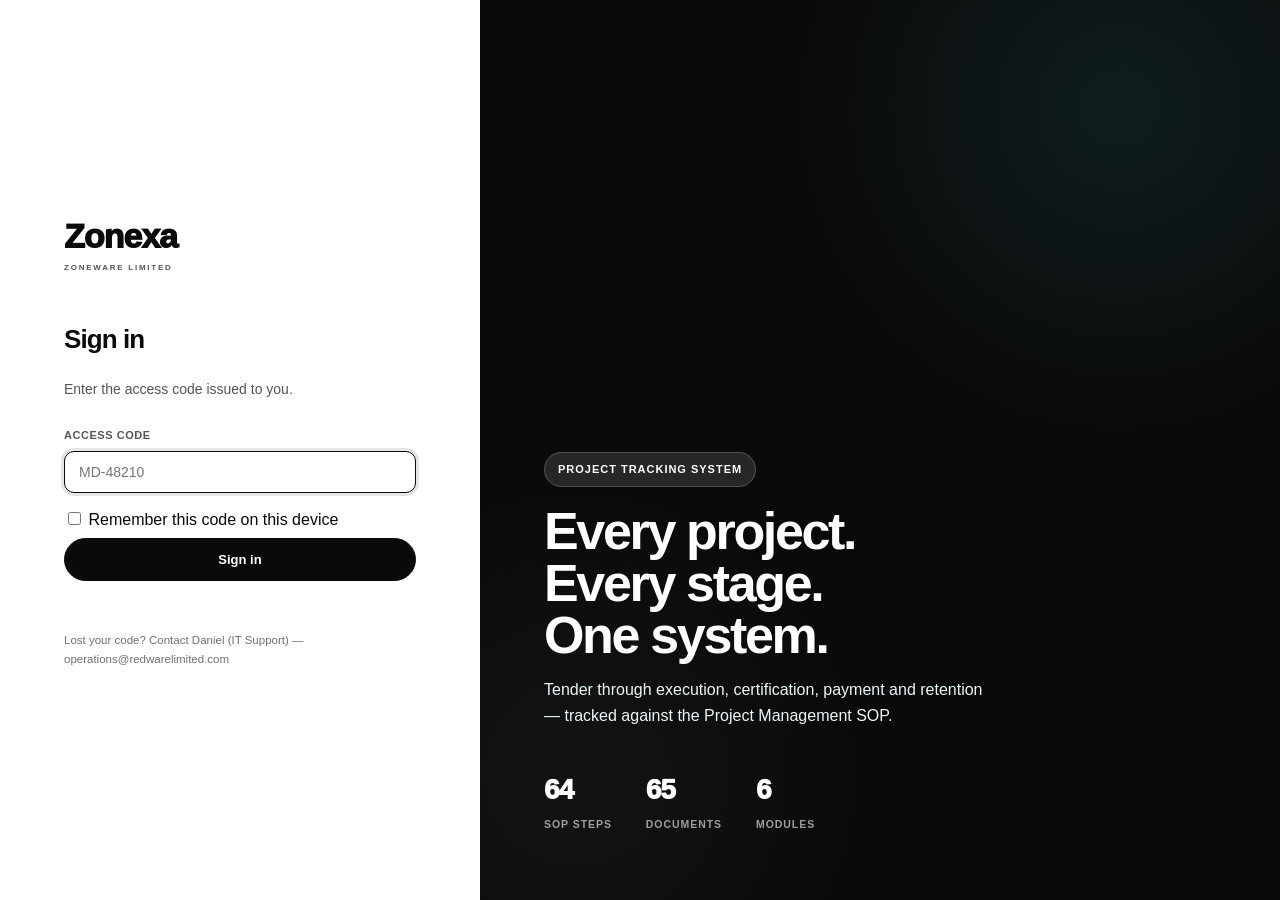
<file: index.html>
<!DOCTYPE html>
<html lang="en">
<head>
<meta charset="UTF-8"/>
<meta name="viewport" content="width=device-width,initial-scale=1"/>
<title>Sign in · Zonexa</title>
<meta name="theme-color" content="#0a0a0a"/>
<link rel="stylesheet" href="css/app.css?v=20261005-cinejoy"/>
</head>
<body>

<div class="auth">
  <main class="auth-panel">
    <div class="brand">Zonexa</div>
    <div class="brand-sub">Zoneware Limited</div>

    <h1>Sign in</h1>
    <p class="sub">Enter the access code issued to you.</p>

    <form id="form" autocomplete="off">
      <div class="field">
        <label for="code">Access code</label>
        <input id="code" class="codebox" type="text" required
               inputmode="text" autocapitalize="characters"
               autocorrect="off" spellcheck="false"
               maxlength="8" placeholder="MD-48210"/>
      </div>
      <label class="check">
        <input type="checkbox" id="remember"/>
        <span>Remember this code on this device</span>
      </label>
      <button class="btn full" type="submit" id="go">Sign in</button>
    </form>

    <div class="msg" id="msg" role="alert"></div>

    <p class="fineprint" id="fine">
      Lost your code? Contact Daniel (IT Support) —
      <a href="mailto:operations@redwarelimited.com">operations@redwarelimited.com</a>
    </p>

  </main>

  <aside class="auth-visual">
    <div class="copy">
      <div class="tag">Project Tracking System</div>
      <h2>Every project.<br/>Every stage.<br/>One system.</h2>
      <p>Tender through execution, certification, payment and retention —
         tracked against the Project Management SOP.</p>
      <div class="stats">
        <div><b>64</b><span>SOP steps</span></div>
        <div><b>65</b><span>Documents</span></div>
        <div><b>6</b><span>Modules</span></div>
      </div>
    </div>
  </aside>
</div>

<script src="js/config.js"></script>
<script src="js/data.js"></script>
<script src="js/api.js"></script>
<script src="js/auth.js"></script>
<script src="js/shell.js"></script>
<script>
const msg  = document.getElementById('msg');
const fine = document.getElementById('fine');
const form = document.getElementById('form');
const box  = document.getElementById('code');
const go   = document.getElementById('go');
const rem  = document.getElementById('remember');

if (new URLSearchParams(location.search).get('expired')) {
  show('Your session ended. Sign in again.', 'error');
}

if (Store.session()) location.replace('board.html');

/* Wake the Apps Script container while the user is still typing —
   without this the first sign-in of the day waits on a cold start. */
API.warmUp();

/* Pre-fill on a device where the person chose to be remembered */
const saved = Auth.remembered();
if (saved) { box.value = saved; rem.checked = true; }
box.focus();

function show(text, kind) {
  msg.className = 'msg' + (kind ? ' ' + kind : '');
  msg.textContent = text;
}

/* ---- format as they type: MD-48210 ----
   Two letters then five digits. Letters are forced upper case and
   anything that is not a letter in the first two positions, or a
   digit after them, is dropped as it is typed. */
box.addEventListener('input', function () {
  const raw = this.value.toUpperCase().replace(/[^A-Z0-9]/g, '');
  const letters = raw.slice(0, 2).replace(/[^A-Z]/g, '');
  const digits  = raw.slice(letters.length).replace(/[^0-9]/g, '').slice(0, 5);
  this.value = digits.length || raw.length > 2
    ? letters + '-' + digits
    : letters;
});

/* Pasting a code with spaces, line breaks or lowercase still works */
box.addEventListener('paste', function () {
  setTimeout(() => this.dispatchEvent(new Event('input')), 0);
});

/* ---- sign in ---- */
form.addEventListener('submit', async function (e) {
  e.preventDefault();
  go.disabled = true;
  go.textContent = 'Signing in…';
  show('Checking…');

  const slow = setTimeout(function () {
    show('Still working — the server is waking up. This only happens on ' +
         'the first sign-in after a quiet spell.');
  }, 4000);

  const result = await Auth.signIn(box.value);

  clearTimeout(slow);
  go.disabled = false;
  go.textContent = 'Sign in';

  if (!result.ok) { show(result.error, 'error'); box.select(); return; }

  if (rem.checked) Auth.remember(box.value); else Auth.forget();
  location.href = 'board.html';
});
</script>
</body>
</html>
</file>
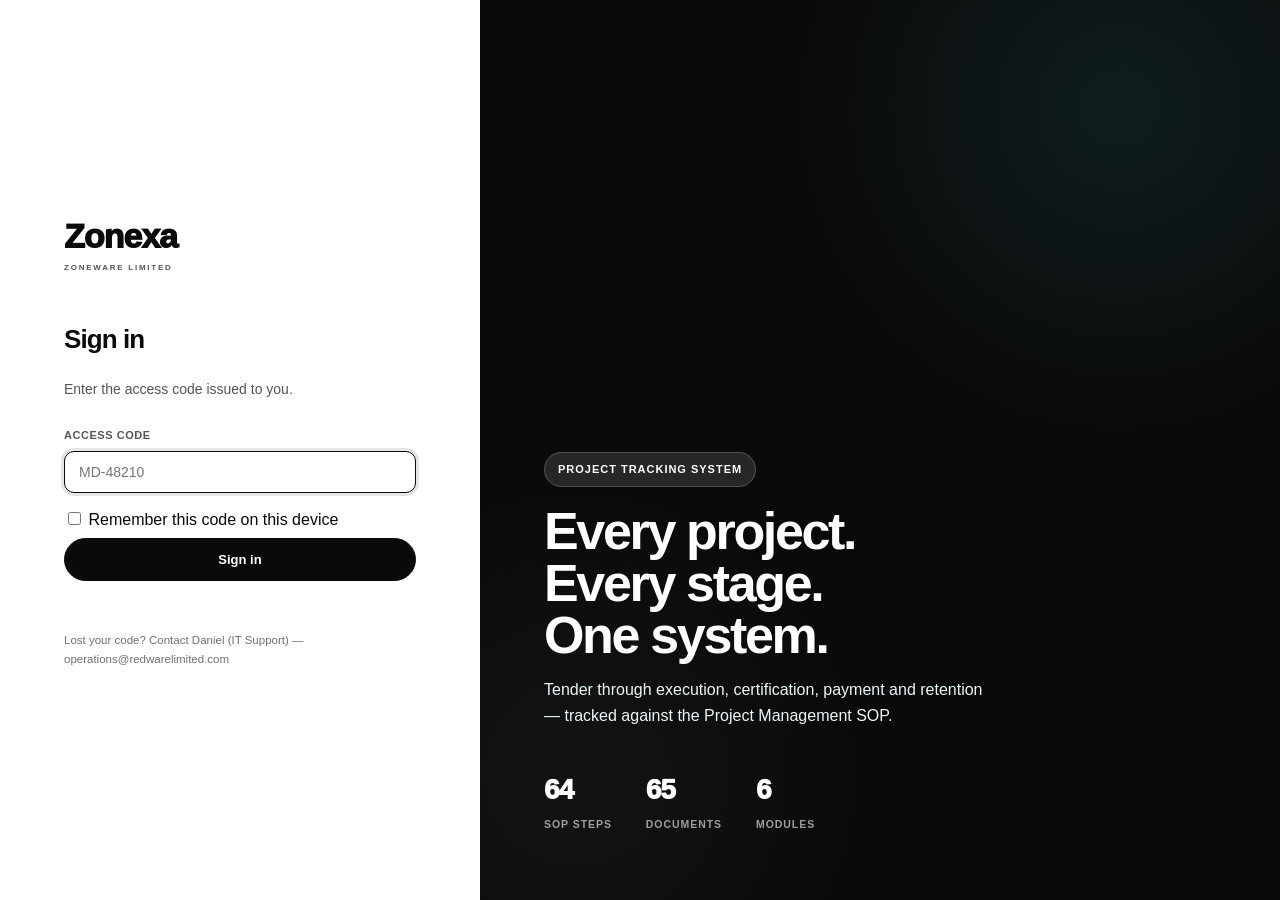
<file: archive.html>
<!DOCTYPE html>
<html lang="en">
<head>
<meta charset="UTF-8"/>
<meta name="viewport" content="width=device-width,initial-scale=1"/>
<title>Archive · Zonexa</title>
<meta name="theme-color" content="#0a1f2c"/>
<link rel="stylesheet" href="css/app.css?v=20261005-cinejoy"/>
</head>
<body>

<main class="main">
  <div class="page-head">
    <div>
      <h1>Archive</h1>
      <p>Closed, cancelled and superseded projects. Records are retained in full
         and can be restored at any time.</p>
    </div>
  </div>

  <div class="kpi-row" id="kpis"></div>
  <div id="content"><div class="loading">Loading…</div></div>

  <div class="footer" id="foot"></div>
</main>

<script src="js/config.js"></script>
<script src="js/data.js"></script>
<script src="js/api.js"></script>
<script src="js/auth.js"></script>
<script src="js/shell.js"></script>
<script src="js/projects.js"></script>
<script>
(async function () {
  const s = Session.require();
  if (!s) return;
  Shell.render('archive');

  const rows = await API.archived();
  const value = rows.reduce((a, p) => a + (Number(p.value) || 0), 0);

  document.getElementById('kpis').innerHTML =
    '<div class="kpi"><span>Archived projects</span><b>' + rows.length + '</b></div>' +
    '<div class="kpi"><span>Combined value</span><b>' + money(value) + '</b></div>';

  if (!rows.length) {
    document.getElementById('content').innerHTML =
      '<div class="blank"><h3>Nothing archived</h3>' +
      '<p>Projects archived from the board will be listed here.</p></div>';
  } else {
    document.getElementById('content').innerHTML =
      '<div class="table-wrap"><table class="z"><thead><tr>' +
      '<th>Project</th><th>Client</th><th>Project manager</th>' +
      '<th class="num">Contract value</th><th>Reason</th><th>Archived</th>' +
      (Session.canManage() ? '<th></th>' : '') +
      '</tr></thead><tbody>' +
      rows.map(p =>
        '<tr>' +
        '<td><a href="project.html?id=' + encodeURIComponent(p.id) + '"><b>' +
          esc(p.name) + '</b></a><br><span class="archived-badge">' + esc(p.id) + '</span></td>' +
        '<td>' + esc(p.client) + '</td>' +
        '<td>' + esc(p.pm || '—') + '</td>' +
        '<td class="num">' + (p.value ? naira(p.value) : '—') + '</td>' +
        '<td>' + esc(p.archiveReason || '—') + '</td>' +
        '<td>' + fmtDate(p.archivedAt) + '<br><span class="chip grey">' +
          esc(p.archivedBy || '') + '</span></td>' +
        (Session.canManage()
          ? '<td><button class="btn ghost sm" type="button" onclick="Projects.restore(\'' +
            p.id + '\')">Restore</button></td>'
          : '') +
        '</tr>').join('') +
      '</tbody></table></div>';
  }

  document.getElementById('foot').textContent =
    CONFIG.SYSTEM + ' v' + CONFIG.VERSION + ' · ' + CONFIG.ORG;
})();
</script>
</body>
</html>
</file>
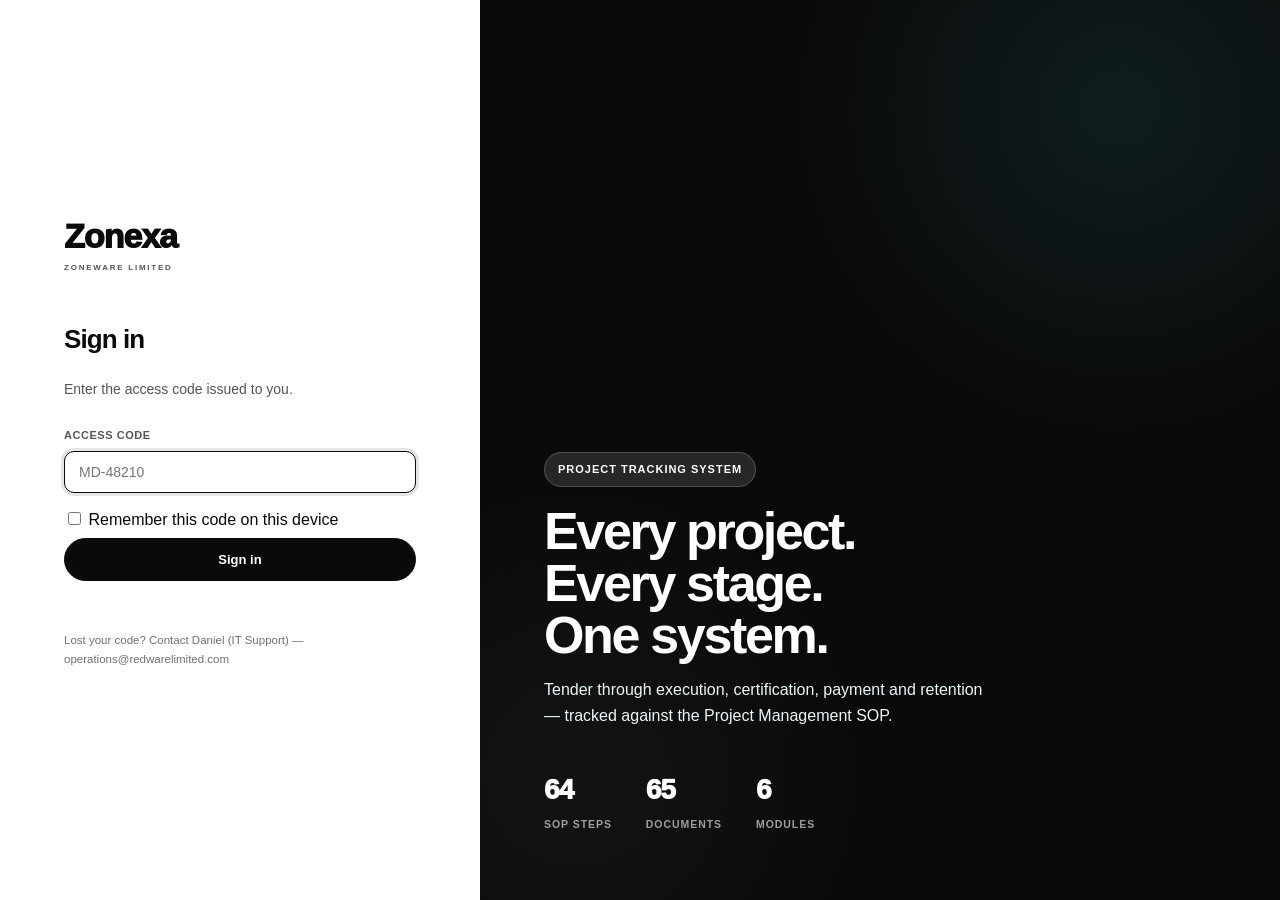
<file: board.html>
<!DOCTYPE html>
<html lang="en">
<head>
<meta charset="UTF-8"/>
<meta name="viewport" content="width=device-width,initial-scale=1"/>
<title>Project Board · Zonexa</title>
<meta name="theme-color" content="#0a1f2c"/>
<link rel="stylesheet" href="css/app.css?v=20261005-cinejoy"/>
</head>
<body>

<main class="main">
  <div class="page-head">
    <div>
      <h1>Project Board</h1>
      <p id="sub">Loading…</p>
    </div>
    <div class="spacer"></div>
    <div class="toggle">
      <button id="bBoard" class="on" type="button" onclick="setView('board')">Board</button>
      <button id="bTable" type="button" onclick="setView('table')">Table</button>
    </div>
    <button class="btn sm" type="button" id="btnNew"
            style="display:none" onclick="Projects.openNew()">+ New project</button>
  </div>

  <div class="kpi-row" id="kpis"></div>

  <div class="filters">
    <select id="fCompany" aria-label="Company"><option value="">All companies</option></select>
    <input id="q" type="search" placeholder="Search project or client…" style="min-width:230px"/>
    <select id="fSector"><option value="">All sectors</option></select>
    <select id="fPM"><option value="">All project managers</option></select>
    <select id="fType"><option value="">All contract types</option></select>
  </div>

  <div id="content"><div class="loading-skeleton" role="status"><span>Loading projects…</span><i aria-hidden="true"></i><i aria-hidden="true"></i><i aria-hidden="true"></i></div></div>

  <div class="footer" id="foot"></div>
</main>

<script src="js/config.js"></script>
<script src="js/data.js"></script>
<script src="js/api.js"></script>
<script src="js/auth.js"></script>
<script src="js/shell.js"></script>
<script src="js/projects.js"></script>
<script>
let ROWS = [];
let VIEW = qs('view') === 'table' ? 'table' : 'board';

(async function () {
  const s = Session.require();
  if (!s) return;
  Shell.render(VIEW === 'table' ? 'table' : 'board');
  sync();
  if (Session.canManage()) document.getElementById('btnNew').style.display = '';

  try {
    ROWS = await API.projects();
  } catch (err) {
    if (err.authFailed) { Auth.expired(); return; }
    document.getElementById('sub').textContent = 'Projects could not be loaded';
    document.getElementById('content').innerHTML = '<div class="blank"><p>' +
      esc(err.message) + '</p><button class="btn" onclick="location.reload()">Retry</button></div>';
    return;
  }
  document.getElementById('sub').textContent =
    ROWS.length + ' project' + (ROWS.length === 1 ? '' : 's') + ' · ' + s.role;

  fillFilters();
  drawKpis();
  draw();

  ['q','fCompany','fSector','fPM','fType'].forEach(id =>
    document.getElementById(id).addEventListener('input', draw));

  document.getElementById('foot').textContent =
    CONFIG.SYSTEM + ' v' + CONFIG.VERSION + ' · ' + CONFIG.ORG +
    (API.connected() ? ' · Connected to Google Workspace' : ' · Local records');
})();

function fillFilters() {
  const add = (id, values) => {
    document.getElementById(id).insertAdjacentHTML('beforeend',
      [...new Set(values.filter(Boolean))].sort()
        .map(v => '<option>' + esc(v) + '</option>').join(''));
  };
  add('fSector', ROWS.map(p => p.sector));
  add('fCompany', ROWS.map(p => p.company || 'Zoneware Limited'));
  add('fPM',     ROWS.map(p => p.pm));
  add('fType',   ROWS.map(p => p.type));
}

function filtered() {
  const q  = document.getElementById('q').value.trim().toLowerCase();
  const fs = document.getElementById('fSector').value;
  const fp = document.getElementById('fPM').value;
  const ft = document.getElementById('fType').value;
  const company = document.getElementById('fCompany').value;
  return ROWS.filter(p => {
    if (company && (p.company || 'Zoneware Limited') !== company) return false;
    if (fs && p.sector !== fs) return false;
    if (fp && p.pm !== fp) return false;
    if (ft && p.type !== ft) return false;
    if (q && !((p.name + ' ' + p.client + ' ' + (p.company || 'Zoneware Limited')).toLowerCase().includes(q))) return false;
    return true;
  });
}

function drawKpis() {
  const total  = ROWS.reduce((s, p) => s + (Number(p.value) || 0), 0);
  const active = ROWS.filter(p => p.status.indexOf('Active') === 0).length;
  const risk   = ROWS.filter(p => p.status === 'Active — At Risk'
                               || p.status === 'Active — Delayed').length;
  const closing= ROWS.filter(p => p.status === 'Snagging / Close-out').length;
  const bidding= ROWS.filter(p => p.status === 'Bidding').length;
  const flags  = ROWS.reduce((s, p) => s + (p.flagged || 0), 0);

  document.getElementById('kpis').innerHTML = [
    ['Portfolio value', money(total), ''],
    ['Projects', ROWS.length, ''],
    ['Active', active, ''],
    ['At risk / delayed', risk, risk ? 'var(--red)' : ''],
    ['In close-out', closing, ''],
    ['In pursuit', bidding, ''],
    ['Flagged steps', flags, flags ? 'var(--amber)' : '']
  ].map(k => '<div class="kpi"><span>' + k[0] + '</span><b' +
      (k[2] ? ' style="color:' + k[2] + '"' : '') + '>' + k[1] + '</b></div>').join('');
}

function draw() {
  const rows = filtered();
  const el = document.getElementById('content');
  if (!rows.length) {
    el.innerHTML = '<div class="blank"><h3>No matches</h3>' +
      '<p>Try clearing the search or filters.</p></div>';
    return;
  }
  el.innerHTML = VIEW === 'board' ? boardHtml(rows) : tableHtml(rows);
}

function boardHtml(rows) {
  return '<div class="board">' + BOARD_COLUMNS.map(col => {
    const inCol = rows.filter(p => p.status === col);
    return '<section class="col">' +
      '<div class="col-head"><span class="dot ' + (STATUS_TONE[col] || 'grey') + '"></span>' +
      '<h3>' + esc(col) + '</h3><span class="n">' + inCol.length + '</span></div>' +
      (inCol.length ? inCol.map(card).join('') : '<div class="empty">—</div>') +
      '</section>';
  }).join('') + '</div>';
}

function card(p) {
  const pct = p.pctComplete || 0;
  const tone = pct >= 75 ? 'var(--green)' : pct >= 40 ? 'var(--blue)' : 'var(--amber)';
  return '<article class="pcard" onclick="open_(\'' + p.id + '\')">' +
    '<div class="client">' + esc(p.company || 'Zoneware Limited') + '</div>' +
    '<h4>' + esc(p.name) + '</h4>' +
    '<div class="client">' + esc(p.client) + '</div>' +
    '<div class="value">' + (p.value ? money(p.value) : '—') + '</div>' +
    '<div class="meta">' +
      '<span class="chip">M' + p.module + '/6</span>' +
      '<span class="chip">' + esc(p.status) + '</span>' +
      (p.advance === 'Received' ? '<span class="chip green">ADV</span>' : '') +
      (p.balance === 'Received' ? '<span class="chip green">BAL</span>' : '') +
      (p.flagged ? '<span class="chip red">' + p.flagged + ' flagged</span>' : '') +
      (p.pm ? '<span class="pm" title="' + esc(p.pm) + '">' + initialsOf(p.pm) + '</span>' : '') +
      (safeDocumentUrl(p.folderLink) ? '<a class="linkpill" target="_blank" rel="noopener noreferrer" href="' +
        esc(safeDocumentUrl(p.folderLink)) + '" onclick="event.stopPropagation()">Open Drive folder</a>' : '') +
    '</div></article>';
}

function tableHtml(rows) {
  return '<div class="table-wrap"><table class="z"><thead><tr>' +
    ['Project / Company','Client','Sector','Type','Project Manager','Contract value',
     'Module','Physical progress','Status','Advance','Balance','Retention ends']
      .map((h, i) => '<th' + (i === 5 || i === 7 ? ' class="num"' : '') + '>' + h + '</th>').join('') +
    '</tr></thead><tbody>' +
    rows.map(p => '<tr class="clickable" onclick="open_(\'' + p.id + '\')">' +
      '<td><b>' + esc(p.name) + '</b><br>' + esc(p.company || 'Zoneware Limited') + '</td>' +
      '<td>' + esc(p.client) + '</td>' +
      '<td>' + esc(p.sector) + '</td>' +
      '<td>' + esc(p.type) + '</td>' +
      '<td>' + esc(p.pm) + '</td>' +
      '<td class="num">' + (p.value ? naira(p.value) : '—') + '</td>' +
      '<td>' + p.module + '/6</td>' +
      '<td>Not recorded</td>' +
      '<td><span class="chip ' + (STATUS_TONE[p.status] || 'grey') + '">' + esc(p.status) + '</span></td>' +
      '<td>' + esc(p.advance) + '</td>' +
      '<td>' + esc(p.balance) + '</td>' +
      '<td>' + fmtDate(p.retentionEnd) + '</td>' +
    '</tr>').join('') + '</tbody></table></div>';
}

function setView(v) {
  VIEW = v;
  sync();
  draw();
  history.replaceState(null, '', v === 'table' ? '?view=table' : location.pathname);
}

function sync() {
  document.getElementById('bBoard').classList.toggle('on', VIEW === 'board');
  document.getElementById('bTable').classList.toggle('on', VIEW === 'table');
}

function open_(id) { location.href = 'project.html?id=' + encodeURIComponent(id); }
function safeDocumentUrl(value) {
  try {
    const url = new URL(value);
    return url.protocol === 'https:' || url.protocol === 'http:' ? url.href : '';
  } catch (e) { return ''; }
}
</script>
</body>
</html>
</file>
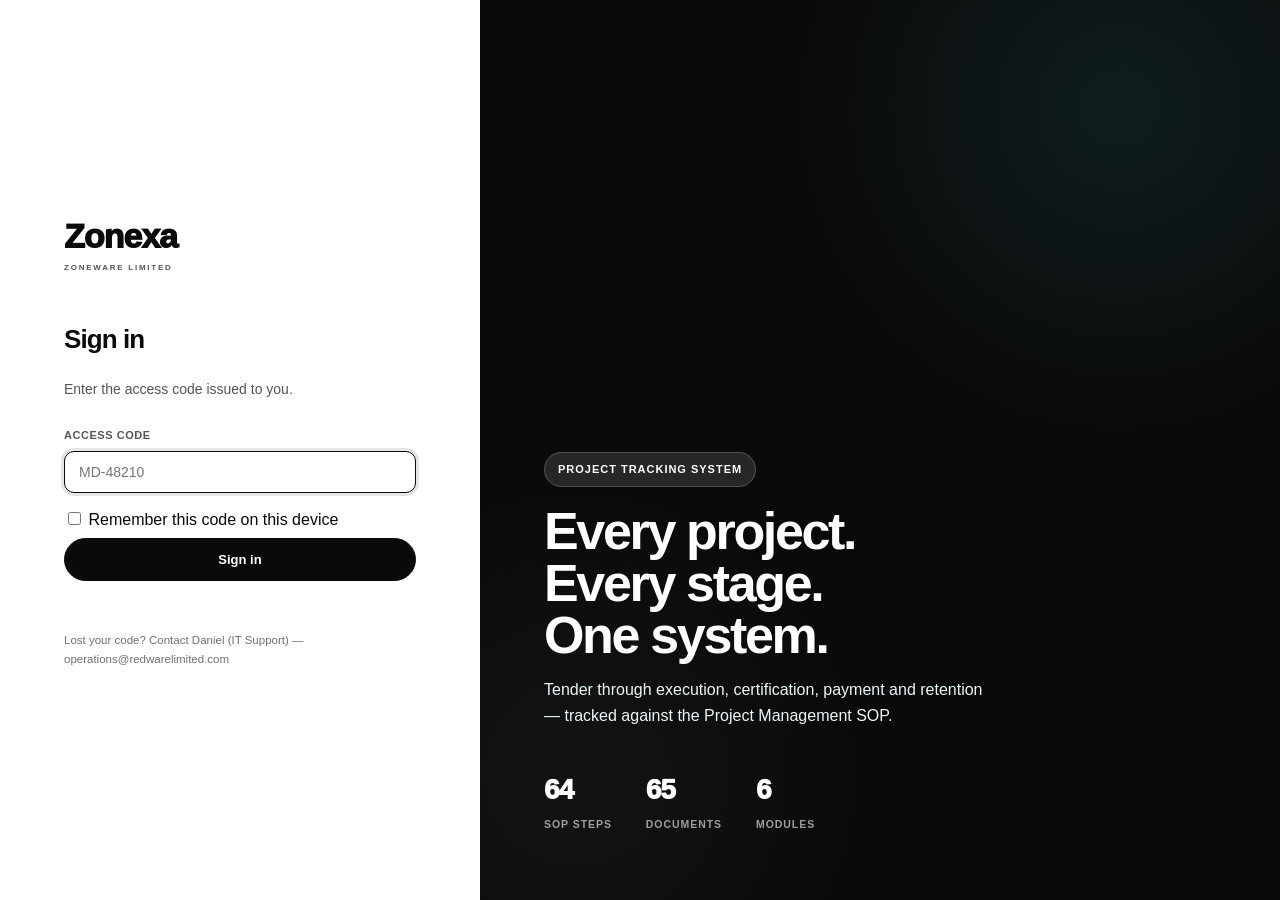
<file: company.html>
<!DOCTYPE html>
<html lang="en">
<head>
<meta charset="UTF-8"/>
<meta name="viewport" content="width=device-width,initial-scale=1"/>
<title>Company Documents · Zonexa</title>
<meta name="theme-color" content="#0a1f2c"/>
<link rel="stylesheet" href="css/app.css?v=20261005-cinejoy"/>
</head>
<body>
<main class="main">
  <div class="page-head"><div><h1>Company Documents</h1>
    <p>Company folders, registrations and supporting documents.</p></div></div>
  <div class="filters"><label for="companySelect">Company</label>
    <select id="companySelect" disabled><option>Loading companies…</option></select></div>
  <div class="note">Each company has its own register. A linked folder does not confirm that its documents are current or complete.</div>
  <div class="panel"><div class="panel-head"><h2 id="registerTitle">Document register</h2></div>
    <div class="panel-body tight" id="docs">Loading…</div></div>
</main>
<script src="js/config.js"></script>
<script src="js/data.js"></script>
<script src="js/api.js"></script>
<script src="js/auth.js"></script>
<script src="js/shell.js"></script>
<script>
let companyRows = [];
let companyLoad = 0;
const companySelect = document.getElementById('companySelect');
const companyPanel = document.getElementById('docs');
function companyLink(value) {
  try { const u = new URL(value); return ['https:', 'http:'].includes(u.protocol) ? u.href : ''; }
  catch (err) { return ''; }
}
async function loadCompany() {
  const company = companySelect.value;
  const request = ++companyLoad;
  companyPanel.textContent = 'Loading documents…';
  document.getElementById('registerTitle').textContent = company;
  try {
    const saved = await API.companyDocuments(company);
    if (request !== companyLoad) return;
    const templates = DOC_REQUIREMENTS.filter(d => d.scope === 'entity');
    const known = new Set(templates.map(d => d.name));
    companyRows = templates.map(d => Object.assign({status:'Not Started',link:'',expiry:'',notes:''}, d,
      saved.find(s => s.name === d.name) || {})).concat(saved.filter(d => !known.has(d.name)));
    const editable = Session.canManage();
    companyPanel.innerHTML = '<div class="table-wrap"><table class="z"><thead><tr>' +
      '<th>Document / folder</th><th>Status</th><th>Expiry</th><th>Link</th></tr></thead><tbody>' +
      companyRows.map((d,i) => '<tr><td><b>' + esc(d.name) + '</b>' +
        (d.notes ? '<p class="who">' + esc(d.notes) + '</p>' : '') + '</td>' +
        '<td><select data-row="' + i + '" data-field="status" ' + (editable ? '' : 'disabled') + '>' +
        STEP_STATUSES.map(s => '<option' + (s === d.status ? ' selected' : '') + '>' + esc(s) + '</option>').join('') +
        '</select></td><td><input type="date" data-row="' + i + '" data-field="expiry" value="' + esc(d.expiry || '') + '" ' +
        (editable ? '' : 'disabled') + '/></td><td><input type="url" data-row="' + i + '" data-field="link" value="' +
        esc(d.link || '') + '" ' + (editable ? '' : 'disabled') + '/>' +
        (companyLink(d.link) ? '<a class="linkpill" target="_blank" rel="noopener noreferrer" href="' + esc(companyLink(d.link)) + '">' +
          (d.link.includes('/drive/folders/') ? 'Open folder' : 'Open file') + '</a>' : '') + '</td></tr>').join('') +
        '</tbody></table></div>';
    companyPanel.querySelectorAll('[data-field]').forEach(input => input.addEventListener('change', async () => {
      const field = input.dataset.field;
      const name = companyRows[Number(input.dataset.row)].name;
      if (field === 'link' && input.value && !companyLink(input.value)) {
        toast('Enter a full http or https link', 'error'); return;
      }
      input.disabled = true;
      try {
        await API.saveCompanyDocument(company, name, {[field]:input.value});
        toast('Saved');
        if (companySelect.value === company) await loadCompany();
      } catch (err) { toast('Not saved: ' + err.message, 'error'); input.disabled = false; }
    }));
  } catch (err) {
    if (request === companyLoad) companyPanel.textContent = 'Could not load the company register: ' + err.message;
  }
}
(async function () {
  if (!Session.require()) return;
  Shell.render('company');
  try {
    const companies = await API.companies();
    companySelect.innerHTML = companies.map(c => '<option>' + esc(c) + '</option>').join('');
    if (!companies.length) { companyPanel.textContent = 'No companies recorded yet.'; return; }
    companySelect.disabled = false;
    companySelect.addEventListener('change', loadCompany);
    await loadCompany();
  } catch (err) { companyPanel.textContent = 'Could not load companies: ' + err.message; }
})();
</script>
</body>
</html>
</file>
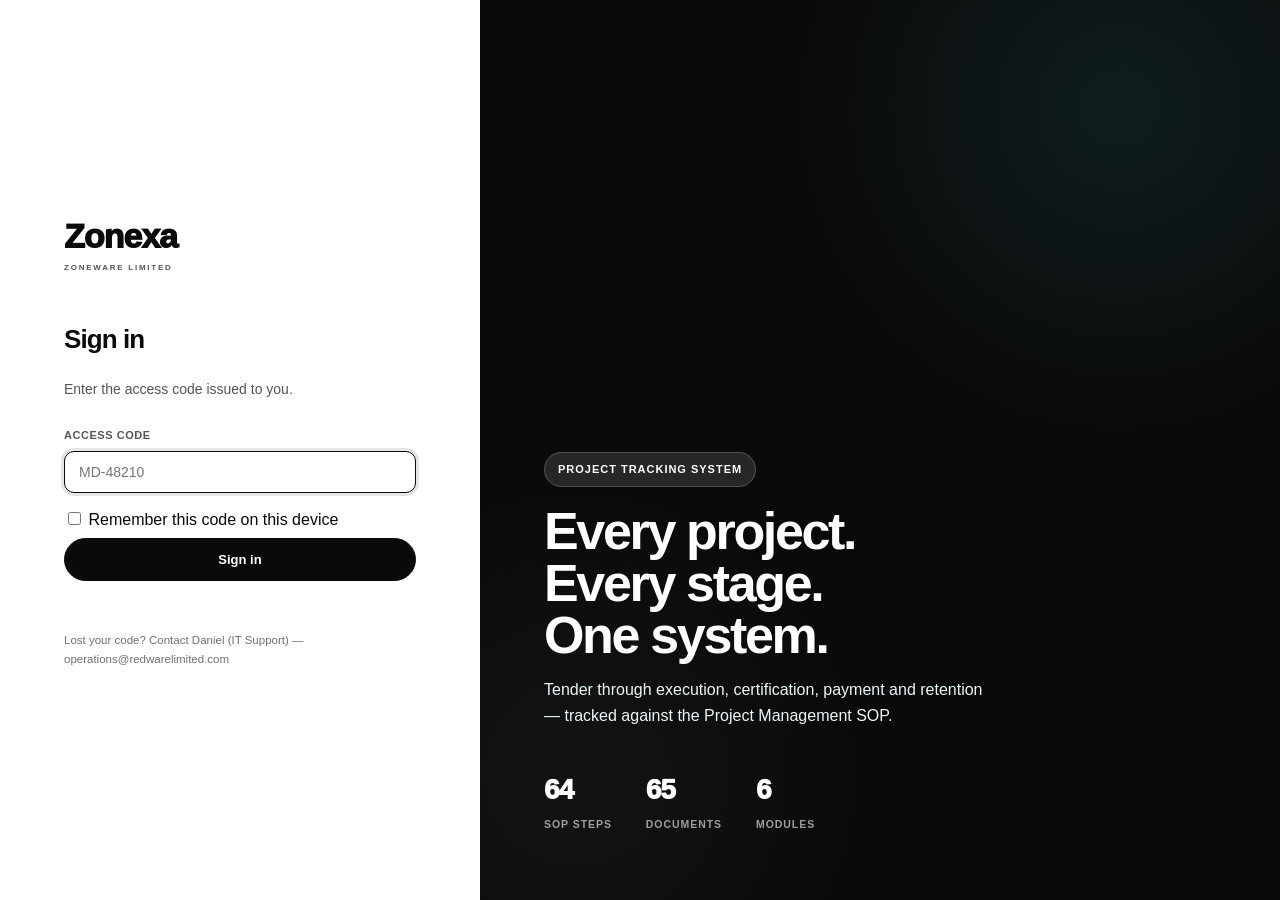
<file: payments.html>
<!DOCTYPE html>
<html lang="en">
<head>
<meta charset="UTF-8"/>
<meta name="viewport" content="width=device-width,initial-scale=1"/>
<title>Payments &amp; Deductions · Zonexa</title>
<meta name="theme-color" content="#0a1f2c"/>
<link rel="stylesheet" href="css/app.css?v=20261005-cinejoy"/>
</head>
<body>

<main class="main">
  <div class="page-head">
    <div>
      <h1>Payments &amp; Deductions</h1>
      <p>Portfolio cash position across all active contracts</p>
    </div>
  </div>

  <div class="kpi-row" id="kpis"></div>

  <div class="panel">
    <div class="panel-head">
      <div><h2>Deduction schedule</h2>
      <p>Applied to every payment tranche. Two variable rows are held open because
         rates differ by ministry.</p></div>
    </div>
    <div class="panel-body tight" id="rates"></div>
  </div>

  <div class="panel">
    <div class="panel-head">
      <div><h2>Tranche position by project</h2>
      <p>Gross, statutory deductions and net disbursement per contract.</p></div>
    </div>
    <div class="panel-body tight" id="tranches"></div>
  </div>

  <div class="footer" id="foot"></div>
</main>

<script src="js/config.js"></script>
<script src="js/data.js"></script>
<script src="js/api.js"></script>
<script src="js/auth.js"></script>
<script src="js/shell.js"></script>
<script>
(async function () {
  const s = Session.require();
  if (!s) return;
  Shell.render('payments');

  const rows = await API.projects();
  const withValue = rows.filter(p => Number(p.value) > 0);

  const portfolio = withValue.reduce((a, p) => a + p.value, 0);
  let advReceived = 0, advDue = 0, balDue = 0, deductions = 0;

  withValue.forEach(p => {
    const a = Cost.tranche(p.value, p.advancePct);
    const b = Cost.tranche(p.value, p.balancePct);
    deductions += a.total + b.total;
    if (p.advance === 'Received') advReceived += a.net; else advDue += a.net;
    if (p.balance !== 'Received') balDue += b.net;
  });

  document.getElementById('kpis').innerHTML = [
    ['Portfolio value', money(portfolio)],
    ['Statutory deductions', money(deductions)],
    ['Advance received', money(advReceived)],
    ['Advance outstanding', money(advDue)],
    ['Balance outstanding', money(balDue)],
    ['Effective deduction', (Cost.totalRate() * 100).toFixed(2) + '%']
  ].map(k => '<div class="kpi"><span>' + k[0] + '</span><b>' + k[1] + '</b></div>').join('');

  document.getElementById('rates').innerHTML =
    '<table class="z"><thead><tr><th>Fee or tax</th><th class="num">Rate</th>' +
    '<th>Authority</th><th>Deducted at source</th></tr></thead><tbody>' +
    DEDUCTIONS.map(d => '<tr><td>' + esc(d.fee) + '</td>' +
      '<td class="num">' + (d.rate * 100).toFixed(2) + '%</td>' +
      '<td>' + esc(d.authority) + '</td>' +
      '<td>' + (d.atSource ? 'Yes' : 'No') + '</td></tr>').join('') +
    '<tr><td><b>Total</b></td><td class="num"><b>' + (Cost.totalRate() * 100).toFixed(2) +
    '%</b></td><td colspan="2"></td></tr></tbody></table>';

  document.getElementById('tranches').innerHTML =
    '<table class="z"><thead><tr><th>Project</th><th>Tranche</th>' +
    '<th class="num">Gross</th><th class="num">Deductions</th><th class="num">Net</th>' +
    '<th>Status</th></tr></thead><tbody>' +
    withValue.map(p => {
      const a = Cost.tranche(p.value, p.advancePct);
      const b = Cost.tranche(p.value, p.balancePct);
      return ['<tr class="clickable" onclick="go(\'' + p.id + '\')"><td rowspan="2"><b>' +
        esc(p.name) + '</b><br><span class="chip grey">' + esc(p.client) + '</span></td>' +
        '<td>Advance ' + Math.round(p.advancePct * 100) + '%</td>' +
        '<td class="num">' + naira(a.gross) + '</td>' +
        '<td class="num">−' + naira(a.total) + '</td>' +
        '<td class="num"><b>' + naira(a.net) + '</b></td>' +
        '<td><span class="chip ' + (p.advance === 'Received' ? 'green' : 'grey') + '">' +
          esc(p.advance) + '</span></td></tr>',
        '<tr class="clickable" onclick="go(\'' + p.id + '\')">' +
        '<td>Balance ' + Math.round(p.balancePct * 100) + '%</td>' +
        '<td class="num">' + naira(b.gross) + '</td>' +
        '<td class="num">−' + naira(b.total) + '</td>' +
        '<td class="num"><b>' + naira(b.net) + '</b></td>' +
        '<td><span class="chip ' + (p.balance === 'Received' ? 'green' : 'grey') + '">' +
          esc(p.balance) + '</span></td></tr>'].join('');
    }).join('') + '</tbody></table>';

  document.getElementById('foot').textContent =
    CONFIG.SYSTEM + ' v' + CONFIG.VERSION + ' · ' + CONFIG.ORG;
})();

function go(id) { location.href = 'project.html?id=' + encodeURIComponent(id); }
</script>
</body>
</html>
</file>
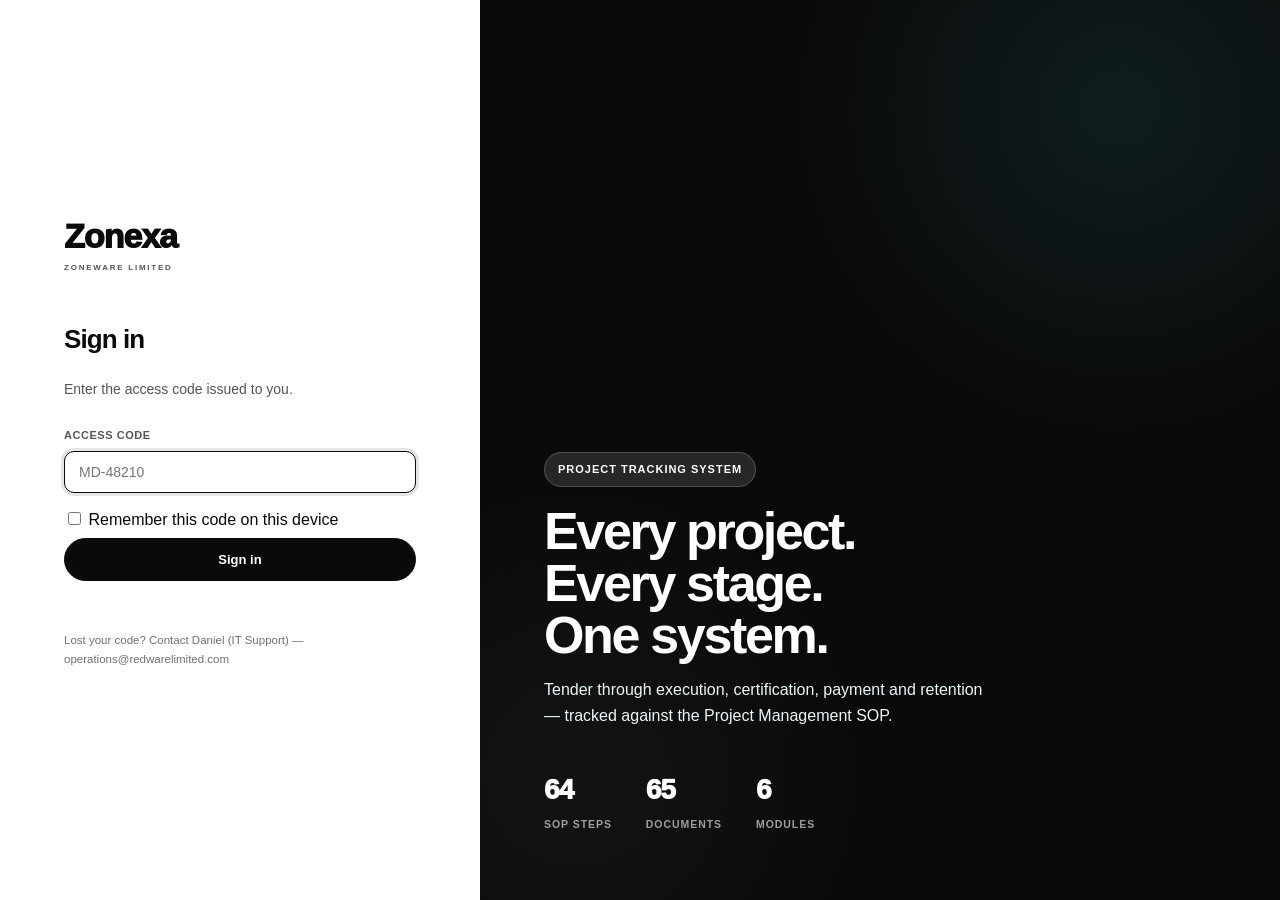
<file: project.html>
<!DOCTYPE html>
<html lang="en">
<head>
<meta charset="UTF-8"/>
<meta name="viewport" content="width=device-width,initial-scale=1"/>
<title>Project · Zonexa</title>
<meta name="theme-color" content="#0a1f2c"/>
<link rel="stylesheet" href="css/app.css?v=20261005-cinejoy"/>
</head>
<body>

<main class="main">
  <a class="back" href="board.html">&larr; Back to board</a>

  <div class="page-head">
    <div>
      <h1 id="pName">Loading…</h1>
      <p id="pSub"></p>
    </div>
    <div class="spacer"></div>
    <div id="pActions" class="row-actions"></div>
    <div id="pStatus"></div>
  </div>

  <div class="meta-grid" id="pMeta" style="margin-bottom:22px"></div>
  <section id="contractDetails" hidden style="margin-bottom:18px">
    <h2 style="font-size:16px;margin-bottom:12px">Contract details</h2>
    <div class="meta-grid" id="contractFacts"></div>
  </section>
  <details id="projectHistory" hidden style="margin-bottom:22px;border:1px solid var(--line,#e5e7eb);border-radius:12px;padding:14px 18px">
    <summary style="cursor:pointer;font-weight:600">Record history</summary>
    <p id="projectNote" style="white-space:pre-wrap;overflow-wrap:anywhere;line-height:1.6;margin:12px 0 0"></p>
  </details>

  <div class="tabs">
    <button class="on" type="button" onclick="tab('stage')"  id="tStage">Stage Checklist</button>
    <button type="button" onclick="tab('docs')"    id="tDocs">Documents</button>
    <button type="button" onclick="tab('pay')"     id="tPay">Payments &amp; BOQ</button>
    <button type="button" onclick="tab('route')"   id="tRoute">Payment Routing</button>
  </div>

  <div id="panelStage"><div class="loading-skeleton" role="status"><span>Loading project…</span><i aria-hidden="true"></i><i aria-hidden="true"></i><i aria-hidden="true"></i></div></div>
  <div id="panelDocs"  style="display:none"></div>
  <div id="panelPay"   style="display:none"></div>
  <div id="panelRoute" style="display:none"></div>
</main>

<script src="js/config.js"></script>
<script src="js/data.js"></script>
<script src="js/api.js"></script>
<script src="js/auth.js"></script>
<script src="js/shell.js"></script>
<script src="js/projects.js"></script>
<script>
let P = null;
/* Area-level permissions, resolved once the project is loaded */
let CAN = { stage: false, documents: false, payments: false, routing: false };

(async function () {
  const s = Session.require();
  if (!s) return;
  Shell.render('board');

  try {
    P = await API.project(qs('id'));
  } catch (err) {
    if (err.authFailed) { Auth.expired(); return; }
    document.getElementById('panelStage').innerHTML = '';
    document.getElementById('pName').textContent = 'Project could not be loaded';
    document.getElementById('pSub').textContent = err.message;
    document.getElementById('pActions').innerHTML = '<button class="btn" onclick="location.reload()">Retry</button>';
    return;
  }
  if (!P) {
    document.getElementById('panelStage').innerHTML = '';
    document.getElementById('pName').textContent = 'Project not found';
    return;
  }
  CAN = {
    stage:     Session.can('stage', P),
    documents: Session.can('documents', P),
    payments:  Session.can('payments', P),
    routing:   Session.can('routing', P)
  };

  header();
  drawStage();
  drawDocs();
  drawPay();
  drawRoute();
})();

function loadingPanel(label) {
  return '<div class="loading-skeleton" role="status"><span>' + esc(label) +
    '</span><i aria-hidden="true"></i><i aria-hidden="true"></i><i aria-hidden="true"></i></div>';
}

function header() {
  const projectNote = document.getElementById('projectNote');
  document.getElementById('projectHistory').hidden = !P.note;
  projectNote.textContent = P.note || '';
  const sourceNote = String(P.note || '');
  const facts = [
    ['Reference', /Contract reference:\s*([^\.\n]+)/i],
    ['Duration', /Award duration:\s*([^\.\n]+)/i],
    ['Advance provision', /Advance provision:\s*([\d.]+%)/i],
    ['Agreement fee', /Agreement fee(?: stated as)?\s*([\d.]+%)/i],
    ['Performance guarantee', /\bPG\s*([\d.]+%)/i],
    ['Retention', /\bretention\s*([\d.]+%)/i]
  ].map(([label, pattern]) => {
    const match = sourceNote.match(pattern);
    return match ? '<div><span>' + esc(label) + '</span><b>' + esc(match[1]) + '</b></div>' : '';
  }).filter(Boolean);
  document.getElementById('contractDetails').hidden = !facts.length;
  document.getElementById('contractFacts').innerHTML = facts.join('');
  document.getElementById('pName').textContent = P.name;
  document.getElementById('pSub').textContent =
    P.id + ' · ' + P.client + ' · ' + P.location;
  if (Session.canManage()) {
    document.getElementById('pActions').innerHTML =
      '<button class="btn ghost sm" type="button" onclick="Projects.openEdit(P)">Edit</button>' +
      (P.archived
        ? '<button class="btn sm" type="button" onclick="Projects.restore(\'' + P.id + '\')">Restore</button>'
        : '<button class="btn ghost sm" type="button" onclick="Projects.openArchive(P)">Archive</button>');
  }

  document.getElementById('pStatus').innerHTML =
    '<span class="chip ' + (STATUS_TONE[P.status] || 'grey') + '" ' +
    'style="font-size:11.5px;padding:6px 12px">' + esc(P.status) + '</span>';
  if (safeDocumentUrl(P.folderLink)) {
    document.getElementById('pActions').insertAdjacentHTML('beforeend',
      '<a class="btn ghost sm" target="_blank" rel="noopener noreferrer" href="' +
      esc(safeDocumentUrl(P.folderLink)) + '">Open Drive folder</a>');
  }

  const m = [
    ['Company', P.company || 'Zoneware Limited'],
    ['Contract value', P.value ? naira(P.value) : '—'],
    ['Contract type', P.type],
    ['Project manager', P.pm || 'Not recorded'],
    ['Site engineer', P.engineer || '—'],
    ['Award date', fmtDate(P.awardDate)],
    ['Module', P.module + ' of 6'],
    ['Physical progress', 'Not recorded as a percentage'],
    ['Retention ends', fmtDate(P.retentionEnd)]
  ];
  document.getElementById('pMeta').innerHTML = m.map(x =>
    '<div><span>' + x[0] + '</span><b>' + esc(x[1]) + '</b></div>').join('');

  const note = Session.accessNote(P);
  if (note) {
    const ownsAnyStep = Store.stageProgress(P.id)
      .some(r => Session.ownsStep(r.role, P));
    const anyEdit = ownsAnyStep || CAN.documents || CAN.payments || CAN.routing;
    document.querySelector('.tabs').insertAdjacentHTML('afterend',
      '<div class="note"><b>' + (anyEdit ? 'Partial access.' : 'Read only.') +
      '</b> ' + note + '</div>');
  }
}

function tab(which) {
  if (!P) return;
  ['stage','docs','pay','route'].forEach(t => {
    document.getElementById('panel' + t[0].toUpperCase() + t.slice(1)).style.display =
      t === which ? '' : 'none';
    document.getElementById('t' + t[0].toUpperCase() + t.slice(1))
      .classList.toggle('on', t === which);
  });
}

/* ---------- stage checklist ---------- */
let MINE_ONLY = false;
let STAGE_ROWS = null;
function toggleMine() { MINE_ONLY = !MINE_ONLY; drawStage(); }

async function drawStage() {
  if (!STAGE_ROWS) {
    document.getElementById('panelStage').innerHTML = loadingPanel('Loading checklist…');
    try { STAGE_ROWS = await API.stageProgress(P.id); }
    catch (err) {
      if (err.authFailed) { Auth.expired(); return; }
      document.getElementById('panelStage').innerHTML = '<p class="note">Checklist could not be loaded: ' +
        esc(err.message) + ' <button class="btn" onclick="drawStage()">Retry</button></p>';
      return;
    }
  }
  const all = STAGE_ROWS;
  const openMine = Session.myOpenSteps(P, all);
  const rows = MINE_ONLY ? all.filter(r => Session.ownsStep(r.role, P)) : all;
  const modules = [...new Set(rows.map(r => r.module))].sort();

  let html =
    '<div class="stagebar">' +
      '<span class="mycount">' +
        'Project Checklist' +
      '</span>' +
      '<button type="button" class="ghost' + (MINE_ONLY ? ' on' : '') +
        '" onclick="toggleMine()">' +
        (MINE_ONLY ? 'Showing my steps' : 'Show only my steps') +
      '</button>' +
    '</div>';

  if (!rows.length) {
    document.getElementById('panelStage').innerHTML = html +
      '<p class="empty">No steps are assigned to your role on this project.</p>';
    return;
  }

  modules.forEach(m => {
    const inMod = rows.filter(r => r.module === m);
    const done = inMod.filter(r => r.status === 'Completed').length;
    const open = m === P.module ? ' open' : '';
    html += '<section class="module' + open + '">' +
      '<div class="module-head" onclick="this.parentNode.classList.toggle(\'open\')">' +
        '<span class="caret">&#9654;</span>' +
        '<h3>Module ' + m + ' — ' + esc(inMod[0].moduleTitle) + '</h3>' +
        '<span class="prog">' + done + ' / ' + inMod.length + '</span>' +
      '</div><div class="module-body">' +
      inMod.map(r => {
        const mine = Session.ownsStep(r.role, P);
        const lk = mine ? '' : 'disabled ';
        return '<div class="step' + (mine ? ' mine' : '') + '">' +
          '<div class="no">' + esc(r.step) + '</div>' +
          '<div><div class="task">' + esc(r.task) + '</div>' +
            '<div class="who">' + esc(r.role || '') +
              (mine ? ' <b class="yours">yours to update</b>' : '') + '</div></div>' +
          '<select ' + lk +
            'onchange="setStep(\'' + r.step + '\',\'status\',this.value)">' +
            STEP_STATUSES.map(o => '<option' + (o === r.status ? ' selected' : '') +
              '>' + o + '</option>').join('') + '</select>' +
          '<input type="date" value="' + esc(r.actual) + '" ' + lk +
            'onchange="setStep(\'' + r.step + '\',\'actual\',this.value)"/>' +
          '<div><input type="url" placeholder="Evidence link" aria-label="Evidence for step ' + esc(r.step) + '" value="' + esc(r.evidence) + '" ' + lk +
            'onchange="setStep(\'' + r.step + '\',\'evidence\',this.value)"/>' +
          (safeDocumentUrl(r.evidence) ? '<a class="linkpill" target="_blank" rel="noopener noreferrer" href="' + esc(safeDocumentUrl(r.evidence)) + '">Open evidence</a>' : '') +
          '<input type="text" aria-label="Notes for step ' + esc(r.step) + '" placeholder="Source / team-confirmed notes" value="' + esc(r.notes) + '" ' + lk +
          'onchange="setStep(\'' + r.step + '\',\'notes\',this.value)"/></div>' +
        '</div>';
      }).join('') +
      '</div></section>';
  });

  document.getElementById('panelStage').innerHTML = html;
}

async function setStep(step, field, value) {
  const patch = {}; patch[field] = value;
  try {
    await API.saveStage(P.id, step, patch);
    const row = STAGE_ROWS && STAGE_ROWS.find(r => String(r.step) === String(step));
    if (row) Object.assign(row, patch);
    toast('Saved');
    await drawStage();
  } catch (err) { toast('Evidence/checklist not saved: ' + err.message, 'error'); }
}

/* ---------- documents ---------- */
async function drawDocs() {
  const panel = document.getElementById('panelDocs');
  panel.innerHTML = loadingPanel('Loading documents…');
  let rows;
  try {
    rows = await API.documents(P.id, P.type);
  } catch (err) {
    panel.innerHTML = '<p class="note">Documents could not be loaded: ' + esc(err.message) +
      ' <button class="btn ghost sm" type="button" onclick="drawDocs()">Retry</button></p>';
    return;
  }
  const sections = [...new Set(rows.map(r => r.section))];
  let html = '<div class="panel"><div class="panel-head">' +
    '<div><h2>Document Checklist</h2>' +
    '<p>' + rows.length + ' checklist items and linked records. ' +
    'Records are held as links, not uploads. Missing links mean documentation has not been recorded, not that work was not done.</p></div></div>' +
    '<div class="panel-body tight">';

  sections.forEach(sec => {
    const inSec = rows.filter(r => r.section === sec);
    html += '<div class="docsec">' + esc(sec) + ' · ' + esc(inSec[0].sectionTitle || 'Project files and folders') + '</div>';
    inSec.forEach(d => {
      html += '<div class="docrow">' +
        '<div>' + esc(d.name) +
          (d.tranche ? ' <span class="chip grey">' + esc(d.tranche) + '</span>' : '') +
          (d.notes ? '<p class="who">' + esc(d.notes) + '</p>' : '') + '</div>' +
        '<select ' + (CAN.documents ? '' : 'disabled ') +
          'onchange="setDoc(\'' + escAttr(d.name) + '\',\'status\',this.value)">' +
          STEP_STATUSES.map(o => '<option' + (o === d.status ? ' selected' : '') +
            '>' + o + '</option>').join('') + '</select>' +
        '<input type="url" placeholder="Paste Drive or document link" value="' + esc(d.link) + '" ' +
          (CAN.documents ? '' : 'disabled ') +
          'onchange="setDoc(\'' + escAttr(d.name) + '\',\'link\',this.value)"/>' +
        '<div>' + (safeDocumentUrl(d.link)
            ? '<a class="linkpill" target="_blank" rel="noopener noreferrer" href="' + esc(safeDocumentUrl(d.link)) + '">' +
              (/drive\.google\.com\/drive\/folders\//.test(d.link) ? 'Open folder' : 'Open file') + '</a>'
            : '<span class="chip grey">No link</span>') + '</div>' +
      '</div>';
    });
  });

  document.getElementById('panelDocs').innerHTML = html + '</div></div>';
}

function escAttr(s) { return String(s).replace(/'/g, "\\'").replace(/"/g, '&quot;'); }

function safeDocumentUrl(value) {
  try {
    const url = new URL(value);
    return url.protocol === 'https:' || url.protocol === 'http:' ? url.href : '';
  } catch (e) { return ''; }
}

async function setDoc(name, field, value) {
  if (field === 'link' && value && !safeDocumentUrl(value)) {
    toast('Enter a full http or https document link', 'error');
    return;
  }
  const patch = {}; patch[field] = value;
  try {
    await API.saveDocument(P.id, name, patch);
    toast('Saved');
    await drawDocs();
  } catch (err) {
    toast('Document was not saved: ' + err.message, 'error');
  }
}

/* ---------- payments and BOQ ---------- */
function drawPay() {
  const adv = Cost.tranche(P.value, P.advancePct);
  const bal = Cost.tranche(P.value, P.balancePct);

  let html = '<p class="note">Payment estimates use the configured deduction rates. Confirm the applicable contract rates and payment certificates before using these figures.</p><div class="grid2">' +
    trancheCard('Advance payment', P.advancePct, adv) +
    trancheCard('Balance payment', P.balancePct, bal) +
    '</div>';

  html += '<div class="panel"><div class="panel-head">' +
    '<div><h2>Bill of Quantities — cost ceiling</h2>' +
    '<p>Per line: value less tax less company margin gives the vendor ceiling. ' +
    'Tax varies by ministry.</p></div><div class="spacer"></div>' +
    (CAN.payments ? '<button class="btn sm" type="button" onclick="addLine()">Add line</button>' : '') +
    '</div><div class="panel-body tight" id="boqBody"></div></div>';

  document.getElementById('panelPay').innerHTML = html;
  drawBoq();
}

function trancheCard(title, pct, t) {
  return '<div class="panel"><div class="panel-head"><div><h2>' + title + '</h2>' +
    '<p>' + Math.round(pct * 100) + '% of contract value</p></div></div>' +
    '<div class="panel-body tight"><table class="z"><tbody>' +
    '<tr><td>Gross amount</td><td class="num"><b>' + naira(t.gross) + '</b></td></tr>' +
    t.lines.map(l => '<tr><td>' + esc(l.fee) + ' <span class="chip grey">' +
      (l.rate * 100).toFixed(2) + '%</span></td><td class="num">−' + naira(l.amount) +
      '</td></tr>').join('') +
    '<tr><td><b>Total deductions</b></td><td class="num"><b>−' + naira(t.total) +
      '</b></td></tr>' +
    '<tr><td><b>Net disbursed</b></td><td class="num"><b style="color:var(--green)">' +
      naira(t.net) + '</b></td></tr>' +
    '</tbody></table></div></div>';
}

function drawBoq() {
  const lines = Store.boq(P.id);
  const body = document.getElementById('boqBody');
  if (!body) return;

  if (!lines.length) {
    body.innerHTML = '<div class="blank" style="border:0;background:transparent">' +
      '<h3>No BOQ lines yet</h3><p>Add each trade package to calculate its vendor ceiling.</p></div>';
    return;
  }

  let tv = 0, tt = 0, tm = 0, tc = 0;
  let html = '<table class="z"><thead><tr>' +
    '<th>Trade / item</th><th class="num">BOQ value</th><th class="num">Tax %</th>' +
    '<th class="num">Tax</th><th class="num">Margin %</th><th class="num">Margin</th>' +
    '<th class="num">Vendor ceiling</th>' + (CAN.payments ? '<th></th>' : '') +
    '</tr></thead><tbody>';

  lines.forEach(l => {
    const c = Cost.line(l.value, l.taxRate, l.marginRate);
    tv += c.value; tt += c.tax; tm += c.margin; tc += c.ceiling;
    html += '<tr>' +
      '<td>' + esc(l.name) + '</td>' +
      '<td class="num">' + naira(c.value) + '</td>' +
      '<td class="num">' + (l.taxRate * 100).toFixed(1) + '%</td>' +
      '<td class="num">' + naira(c.tax) + '</td>' +
      '<td class="num">' + (l.marginRate * 100).toFixed(1) + '%</td>' +
      '<td class="num">' + naira(c.margin) + '</td>' +
      '<td class="num"><b style="color:var(--green)">' + naira(c.ceiling) + '</b></td>' +
      (CAN.payments ? '<td><button class="btn ghost sm" type="button" onclick="delLine(\'' +
        l.id + '\')">Remove</button></td>' : '') +
      '</tr>';
  });

  html += '</tbody></table>' +
    '<div class="boq-total">' +
    '<div><span>Total BOQ value</span><b>' + naira(tv) + '</b></div>' +
    '<div><span>Total tax</span><b>' + naira(tt) + '</b></div>' +
    '<div><span>Company margin</span><b>' + naira(tm) + '</b></div>' +
    '<div><span>Vendor budget</span><b style="color:var(--green)">' + naira(tc) + '</b></div>' +
    '</div>';

  body.innerHTML = html;
}

function addLine() {
  const name = prompt('Trade or item (e.g. Roofing, Windows, Doors)');
  if (!name) return;
  const value = Number(prompt('BOQ value in naira', '0'));
  if (!value) return;
  const tax = Number(prompt('Tax rate %', String(COST_MODEL.defaultTaxRate * 100))) / 100;
  const margin = Number(prompt('Company margin %',
    String(COST_MODEL.defaultMarginRate * 100))) / 100;

  API.saveBoqLine(P.id, {
    id: 'L' + Date.now(),
    name: name,
    value: value,
    taxRate: isNaN(tax) ? COST_MODEL.defaultTaxRate : tax,
    marginRate: isNaN(margin) ? COST_MODEL.defaultMarginRate : margin
  });
  drawBoq();
  toast('Line added');
}

function delLine(id) {
  API.deleteBoqLine(P.id, id);
  drawBoq();
  toast('Line removed');
}

/* ---------- routing ---------- */
function drawRoute() {
  const r = Store.routing(P.id);
  document.getElementById('panelRoute').innerHTML =
    routePanel('Advance payment routing', 'advance', r.advance) +
    routePanel('Final balance routing', 'balance', r.balance);
}

function routePanel(title, tranche, steps) {
  return '<div class="panel"><div class="panel-head"><div><h2>' + title + '</h2>' +
    '<p>Files move when a desk is attended in person. Record the visit date, not only the status.</p>' +
    '</div></div><div class="panel-body tight">' +
    steps.map(s =>
      '<div class="route' + (s.status === 'Completed' ? ' done' : '') + '">' +
        '<div class="n">' + s.stepNo + '</div>' +
        '<div>' + esc(s.name) + '</div>' +
        '<select ' + (CAN.routing ? '' : 'disabled ') + 'onchange="setRoute(\'' + tranche + '\',' +
          s.stepNo + ',\'status\',this.value)">' +
          STEP_STATUSES.map(o => '<option' + (o === s.status ? ' selected' : '') +
            '>' + o + '</option>').join('') + '</select>' +
        '<input type="date" title="Date cleared" value="' + esc(s.date) + '" ' +
          (CAN.routing ? '' : 'disabled ') + 'onchange="setRoute(\'' + tranche + '\',' +
          s.stepNo + ',\'date\',this.value)"/>' +
        '<input type="date" title="Last visited" value="' + esc(s.lastVisited) + '" ' +
          (CAN.routing ? '' : 'disabled ') + 'onchange="setRoute(\'' + tranche + '\',' +
          s.stepNo + ',\'lastVisited\',this.value)"/>' +
      '</div>').join('') +
    '</div></div>';
}

function setRoute(tranche, stepNo, field, value) {
  const patch = {}; patch[field] = value;
  API.saveRouting(P.id, tranche, stepNo, patch);
  toast('Saved');
  if (field === 'status') setTimeout(drawRoute, 300);
}
</script>
</body>
</html>
</file>
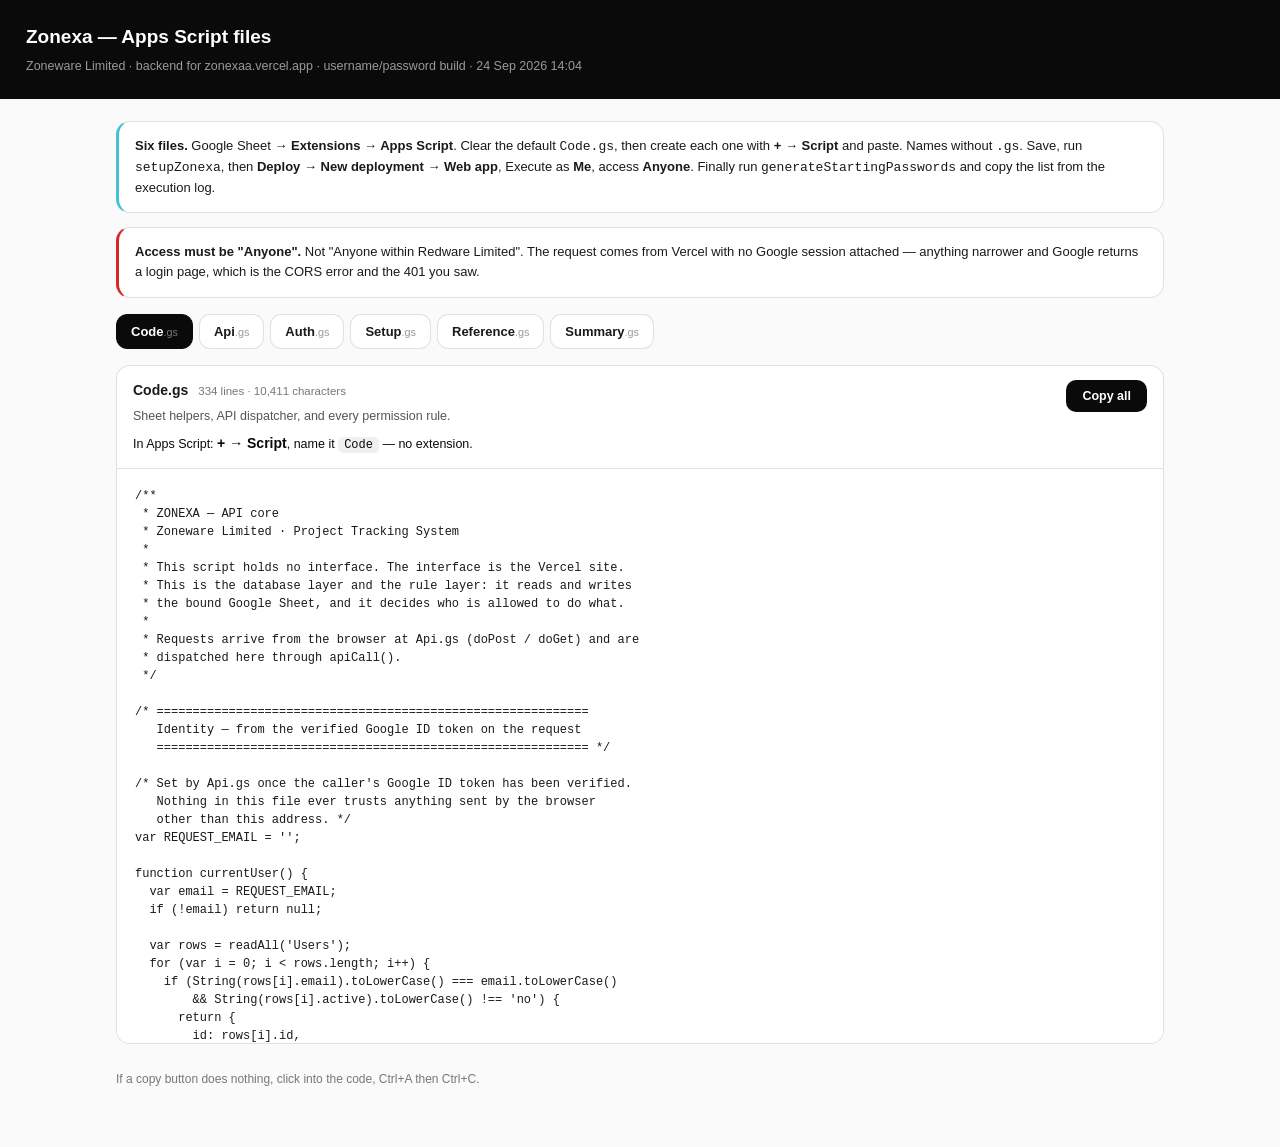
<file: Zonexa_AppsScript_Files.html>
<!doctype html><html lang="en"><head><meta charset="utf-8">
<meta name="viewport" content="width=device-width,initial-scale=1">
<title>Zonexa — Apps Script files</title><style>
*{box-sizing:border-box}body{margin:0;background:#fafafa;color:#1a1a1a;
font:14px/1.55 -apple-system,BlinkMacSystemFont,"Segoe UI",Roboto,Helvetica,Arial,sans-serif}
header{background:#0a0a0a;color:#fff;padding:22px 26px}header h1{margin:0;font-size:19px}
header p{margin:6px 0 0;font-size:12.5px;color:#9a9a9a}
.wrap{max-width:1100px;margin:0 auto;padding:22px 26px 60px}
.note{background:#fff;border:1px solid rgba(10,10,10,.12);border-left:3px solid #45c0d6;
border-radius:14px;padding:14px 16px;margin:0 0 14px;font-size:13px}
.warn{border-left-color:#dc2626}
.tabs{display:flex;gap:6px;flex-wrap:wrap;margin:16px 0}
.tab{border:1px solid rgba(10,10,10,.12);background:#fff;color:#1a1a1a;border-radius:11px;
padding:9px 14px;font-size:13px;font-weight:600;cursor:pointer;font-family:inherit}
.tab small{color:#999;font-weight:400}.tab.on{background:#0a0a0a;color:#fff;border-color:#0a0a0a}
.tab.on small{color:#777}.pane{display:none}.pane.on{display:block}
.bar{display:flex;gap:16px;align-items:flex-start;justify-content:space-between;background:#fff;
border:1px solid rgba(10,10,10,.12);border-radius:14px 14px 0 0;border-bottom:none;padding:14px 16px}
.meta b{font-size:14px}.meta span{margin-left:10px;font-size:11.5px;color:#777}
.meta p{margin:6px 0 0;font-size:12.5px;color:#555;max-width:62ch}.meta p.dest{color:#0a0a0a}
.meta code{background:#f0f0f0;border-radius:5px;padding:1px 6px;font-size:12px}
.copy{flex:none;background:#0a0a0a;color:#fff;border:0;border-radius:10px;padding:9px 16px;
font-size:12.5px;font-weight:600;cursor:pointer;font-family:inherit}.copy.done{background:#16a34a}
pre{margin:0;background:#fff;border:1px solid rgba(10,10,10,.12);border-radius:0 0 14px 14px;
padding:18px;overflow:auto;max-height:64vh;font-size:12px;line-height:1.5;
font-family:ui-monospace,SFMono-Regular,Consolas,monospace;white-space:pre;tab-size:2}
footer{margin-top:26px;font-size:12px;color:#777}
</style></head><body>
<header><h1>Zonexa — Apps Script files</h1>
<p>Zoneware Limited · backend for zonexaa.vercel.app · username/password build · 24 Sep 2026 14:04</p></header>
<div class="wrap">
<div class="note"><b>Six files.</b> Google Sheet → <b>Extensions → Apps Script</b>.
Clear the default <code>Code.gs</code>, then create each one with <b>+ → Script</b> and paste.
Names without <code>.gs</code>. Save, run <code>setupZonexa</code>, then
<b>Deploy → New deployment → Web app</b>, Execute as <b>Me</b>, access <b>Anyone</b>.
Finally run <code>generateStartingPasswords</code> and copy the list from the execution log.</div>
<div class="note warn"><b>Access must be "Anyone".</b> Not "Anyone within Redware Limited".
The request comes from Vercel with no Google session attached — anything narrower and Google
returns a login page, which is the CORS error and the 401 you saw.</div>
<div class="tabs"><button class="tab on" data-i="0" onclick="show(0)">Code<small>.gs</small></button><button class="tab" data-i="1" onclick="show(1)">Api<small>.gs</small></button><button class="tab" data-i="2" onclick="show(2)">Auth<small>.gs</small></button><button class="tab" data-i="3" onclick="show(3)">Setup<small>.gs</small></button><button class="tab" data-i="4" onclick="show(4)">Reference<small>.gs</small></button><button class="tab" data-i="5" onclick="show(5)">Summary<small>.gs</small></button></div>
<section class="pane on" id="p0">
  <div class="bar"><div class="meta"><b>Code.gs</b><span>334 lines · 10,411 characters</span>
   <p>Sheet helpers, API dispatcher, and every permission rule.</p>
   <p class="dest">In Apps Script: <b>+ → Script</b>, name it <code>Code</code> — no extension.</p></div>
   <button class="copy" onclick="cp(0,this)">Copy all</button></div>
  <pre id="c0">/**
 * ZONEXA — API core
 * Zoneware Limited · Project Tracking System
 *
 * This script holds no interface. The interface is the Vercel site.
 * This is the database layer and the rule layer: it reads and writes
 * the bound Google Sheet, and it decides who is allowed to do what.
 *
 * Requests arrive from the browser at Api.gs (doPost / doGet) and are
 * dispatched here through apiCall().
 */

/* ============================================================
   Identity — from the verified Google ID token on the request
   ============================================================ */

/* Set by Api.gs once the caller&#x27;s Google ID token has been verified.
   Nothing in this file ever trusts anything sent by the browser
   other than this address. */
var REQUEST_EMAIL = &#x27;&#x27;;

function currentUser() {
  var email = REQUEST_EMAIL;
  if (!email) return null;

  var rows = readAll(&#x27;Users&#x27;);
  for (var i = 0; i &lt; rows.length; i++) {
    if (String(rows[i].email).toLowerCase() === email.toLowerCase()
        &amp;&amp; String(rows[i].active).toLowerCase() !== &#x27;no&#x27;) {
      return {
        id: rows[i].id,
        name: rows[i].name,
        email: rows[i].email,
        role: rows[i].role
      };
    }
  }
  return null;
}

function signedInEmail() { return REQUEST_EMAIL || &#x27;&#x27;; }

/* ============================================================
   Sheet helpers
   ============================================================ */

function book() { return SpreadsheetApp.getActiveSpreadsheet(); }

function tab(name) {
  var sheet = book().getSheetByName(name);
  if (!sheet) throw new Error(&#x27;Sheet tab not found: &#x27; + name);
  return sheet;
}

function readAll(name) {
  var values = tab(name).getDataRange().getValues();
  if (values.length &lt; 2) return [];
  var head = values[0];
  return values.slice(1)
    .filter(function (r) { return String(r[0]).length; })
    .map(function (r) {
      var o = {};
      head.forEach(function (h, i) {
        if (!h) return;
        var v = r[i];
        if (v instanceof Date) v = Utilities.formatDate(v, &#x27;GMT&#x27;, &#x27;yyyy-MM-dd&#x27;);
        o[String(h)] = v;
      });
      return o;
    });
}

function findRow(name, keyCols, keyVals) {
  var values = tab(name).getDataRange().getValues();
  var head = values[0];
  var idx = keyCols.map(function (c) { return head.indexOf(c); });
  for (var r = 1; r &lt; values.length; r++) {
    var hit = idx.every(function (ci, k) {
      return String(values[r][ci]) === String(keyVals[k]);
    });
    if (hit) return r + 1;
  }
  return -1;
}

function upsert(name, keyCols, keyVals, patch) {
  var sheet = tab(name);
  var head = sheet.getDataRange().getValues()[0];
  var row = findRow(name, keyCols, keyVals);

  if (row === -1) {
    sheet.appendRow(head.map(function (h) {
      var k = keyCols.indexOf(h);
      if (k &gt;= 0) return keyVals[k];
      return patch[h] !== undefined ? patch[h] : &#x27;&#x27;;
    }));
    return true;
  }
  head.forEach(function (h, i) {
    if (patch[h] !== undefined) sheet.getRange(row, i + 1).setValue(patch[h]);
  });
  return true;
}

function audit(action, target, detail) {
  try {
    tab(&#x27;AuditLog&#x27;).appendRow([
      new Date(), signedInEmail(), action, target, JSON.stringify(detail || {})
    ]);
  } catch (err) { /* never block a request on audit failure */ }
}

/* ============================================================
   API — dispatched from Api.gs
   ============================================================ */

/* Actions that change data. After any of these succeed, the flat
   Summary tab is rebuilt so the spreadsheet view is never stale. */
var WRITE_ACTIONS = [&#x27;saveProject&#x27;, &#x27;deleteProject&#x27;, &#x27;saveStage&#x27;, &#x27;saveDocument&#x27;,
                     &#x27;saveBoqLine&#x27;, &#x27;deleteBoqLine&#x27;, &#x27;saveRouting&#x27;];

function apiCall(action, p) {
  var result = apiDispatch(action, p);

  if (WRITE_ACTIONS.indexOf(action) !== -1) {
    try {
      refreshSummary();
    } catch (err) {
      /* A formatting failure must never lose the user&#x27;s data. The write
         has already committed; the hourly trigger will catch the tab up. */
      audit(&#x27;summaryRefreshFailed&#x27;, action, { message: String(err) });
    }
  }

  return result;
}

function apiDispatch(action, p) {
  if (!currentUser()) throw new Error(&#x27;Your account is not registered on this system.&#x27;);
  p = p || {};

  switch (action) {

    case &#x27;listProjects&#x27;:
      return readAll(&#x27;Projects&#x27;).map(function (r) {
        r.archived = String(r.archived).toLowerCase() === &#x27;true&#x27;
                  || String(r.archived).toLowerCase() === &#x27;yes&#x27;;
        r.value = Number(r.value) || 0;
        r.module = Number(r.module) || 1;
        r.advancePct = Number(r.advancePct) || 0;
        r.balancePct = Number(r.balancePct) || 0;
        return r;
      });

    case &#x27;saveProject&#x27;:
      requireManage();
      upsert(&#x27;Projects&#x27;, [&#x27;id&#x27;], [p.id], p);
      audit(&#x27;saveProject&#x27;, p.id, p);
      if (p.name &amp;&amp; findRow(&#x27;StageProgress&#x27;, [&#x27;projectId&#x27;], [p.id]) === -1) {
        seedProject(p.id, p.type);
      }
      return true;

    case &#x27;deleteProject&#x27;:
      requireManage();
      var pr = findRow(&#x27;Projects&#x27;, [&#x27;id&#x27;], [p.id]);
      if (pr &gt; 0) tab(&#x27;Projects&#x27;).deleteRow(pr);
      audit(&#x27;deleteProject&#x27;, p.id, {});
      return true;

    case &#x27;listStageProgress&#x27;:
      return filterBy(&#x27;StageProgress&#x27;, p.projectId);

    case &#x27;saveStage&#x27;:
      requireStep(p.projectId, p.step);
      upsert(&#x27;StageProgress&#x27;, [&#x27;projectId&#x27;, &#x27;step&#x27;], [p.projectId, p.step],
             withStamp(p.patch));
      audit(&#x27;saveStage&#x27;, p.projectId + &#x27;:&#x27; + p.step, p.patch);
      return true;

    case &#x27;listDocuments&#x27;:
      return filterBy(&#x27;Documents&#x27;, p.projectId);

    case &#x27;saveDocument&#x27;:
      requireArea(&#x27;documents&#x27;, p.projectId);
      upsert(&#x27;Documents&#x27;, [&#x27;projectId&#x27;, &#x27;name&#x27;], [p.projectId, p.name],
             withStamp(p.patch));
      audit(&#x27;saveDocument&#x27;, p.projectId + &#x27;:&#x27; + p.name, p.patch);
      return true;

    case &#x27;listBoq&#x27;:
      return filterBy(&#x27;BOQ&#x27;, p.projectId);

    case &#x27;saveBoqLine&#x27;:
      requireArea(&#x27;payments&#x27;, p.projectId);
      var line = Object.assign({ projectId: p.projectId }, p.line);
      upsert(&#x27;BOQ&#x27;, [&#x27;projectId&#x27;, &#x27;id&#x27;], [p.projectId, p.line.id], line);
      audit(&#x27;saveBoqLine&#x27;, p.projectId + &#x27;:&#x27; + p.line.id, p.line);
      return true;

    case &#x27;deleteBoqLine&#x27;:
      requireArea(&#x27;payments&#x27;, p.projectId);
      var br = findRow(&#x27;BOQ&#x27;, [&#x27;projectId&#x27;, &#x27;id&#x27;], [p.projectId, p.lineId]);
      if (br &gt; 0) tab(&#x27;BOQ&#x27;).deleteRow(br);
      audit(&#x27;deleteBoqLine&#x27;, p.projectId + &#x27;:&#x27; + p.lineId, {});
      return true;

    case &#x27;listRouting&#x27;:
      return filterBy(&#x27;Routing&#x27;, p.projectId);

    case &#x27;saveRouting&#x27;:
      requireArea(&#x27;routing&#x27;, p.projectId);
      upsert(&#x27;Routing&#x27;, [&#x27;projectId&#x27;, &#x27;tranche&#x27;, &#x27;stepNo&#x27;],
             [p.projectId, p.tranche, p.stepNo], p.patch);
      audit(&#x27;saveRouting&#x27;, p.projectId + &#x27;:&#x27; + p.tranche + &#x27;:&#x27; + p.stepNo, p.patch);
      return true;

    case &#x27;listUsers&#x27;:
      return readAll(&#x27;Users&#x27;);

    default:
      throw new Error(&#x27;Unknown action: &#x27; + action);
  }
}

function filterBy(sheetName, projectId) {
  return readAll(sheetName).filter(function (r) {
    return String(r.projectId) === String(projectId);
  });
}

function withStamp(patch) {
  var out = {};
  Object.keys(patch || {}).forEach(function (k) { out[k] = patch[k]; });
  out.updatedBy = signedInEmail();
  out.updatedAt = new Date();
  return out;
}

/* ============================================================
   Permissions — mirrors the rules enforced in the interface.
   The browser disables controls; this is what actually stops a
   write. Never rely on the client alone.
   ============================================================ */

var FULL_EDIT_ROLES = [&#x27;Head of Projects &amp; Operations&#x27;, &#x27;IT Support&#x27;];

var AREA_ROLES = {
  stage:     [],
  documents: [],
  payments:  [],
  routing:   [],
  siteLog:   []
};

function requireManage() {
  var u = currentUser();
  if (!u || FULL_EDIT_ROLES.indexOf(u.role) === -1) {
    throw new Error(&#x27;You do not have permission to create or archive projects.&#x27;);
  }
}

/** Is the signed-in user the project manager on this project? */
function isAssigned(projectId) {
  var u = currentUser();
  if (!u) return false;
  var rows = readAll(&#x27;Projects&#x27;);
  for (var i = 0; i &lt; rows.length; i++) {
    if (String(rows[i].id) === String(projectId)) {
      return String(rows[i].pm) === u.name;
    }
  }
  return false;
}

/* ------------------------------------------------------------
   Step-level ownership. The SOP already names a responsible role
   against every one of the 64 steps; that column is the rule.
   ------------------------------------------------------------ */

var OWNER_TOKENS_SRV = {
  &#x27;PM&#x27;:       [&#x27;Project Manager&#x27;],
  &#x27;MD&#x27;:       [&#x27;Managing Director&#x27;],
  &#x27;Admin&#x27;:    [&#x27;Project Manager&#x27;],
  &#x27;Accounts&#x27;: [&#x27;Project Manager&#x27;],
  &#x27;Engineer&#x27;: [&#x27;Project Manager&#x27;],
  &#x27;Ministry&#x27;: [&#x27;Project Manager&#x27;]
};

var ASSIGNED_ONLY_SRV = [&#x27;Project Manager&#x27;];

function stepOwnerToken(step) {
  for (var i = 0; i &lt; STAGE_REFERENCE.length; i++) {
    if (String(STAGE_REFERENCE[i][0]) === String(step)) return STAGE_REFERENCE[i][3];
  }
  return &#x27;&#x27;;
}

function requireStep(projectId, step) {
  var u = currentUser();
  if (!u) throw new Error(&#x27;Your account is not registered on this system.&#x27;);
  if (FULL_EDIT_ROLES.indexOf(u.role) !== -1) return;

  var token = stepOwnerToken(step);
  var allowed = [];
  String(token || &#x27;&#x27;).split(&#x27;/&#x27;).forEach(function (t) {
    (OWNER_TOKENS_SRV[t.trim()] || []).forEach(function (r) {
      if (allowed.indexOf(r) === -1) allowed.push(r);
    });
  });

  if (allowed.indexOf(u.role) === -1) {
    throw new Error(&#x27;Step &#x27; + step + &#x27; is recorded by &#x27; + (token || &#x27;another role&#x27;) +
                    &#x27;. You cannot update it.&#x27;);
  }
  if (ASSIGNED_ONLY_SRV.indexOf(u.role) !== -1 &amp;&amp; !isAssigned(projectId)) {
    throw new Error(&#x27;You are not assigned to this project.&#x27;);
  }
}

function requireArea(area, projectId) {
  var u = currentUser();
  if (!u) throw new Error(&#x27;Your account is not registered on this system.&#x27;);

  if (u.role === &#x27;Managing Director&#x27;) {
    throw new Error(&#x27;Managing Director access is read-only.&#x27;);
  }
  if (FULL_EDIT_ROLES.indexOf(u.role) !== -1) return;
  if ((AREA_ROLES[area] || []).indexOf(u.role) !== -1) return;
  if (u.role === &#x27;Project Manager&#x27; &amp;&amp; isAssigned(projectId)) return;

  throw new Error(&#x27;You do not have permission to change this section.&#x27;);
}
</pre></section><section class="pane" id="p1">
  <div class="bar"><div class="meta"><b>Api.gs</b><span>181 lines · 5,696 characters</span>
   <p>The endpoint. JSONP transport, session-token checks, action routing.</p>
   <p class="dest">In Apps Script: <b>+ → Script</b>, name it <code>Api</code> — no extension.</p></div>
   <button class="copy" onclick="cp(1,this)">Copy all</button></div>
  <pre id="c1">/**
 * ZONEXA — HTTP endpoint
 * Zoneware Limited · Project Tracking System
 *
 * The only file the Vercel site talks to.
 *
 *   zonexaa.vercel.app  ──▶  this Web App  ──▶  Google Sheet
 *
 * ---------------------------------------------------------------
 * Transport
 * ---------------------------------------------------------------
 * Apps Script cannot set response headers, so it can never send
 * Access-Control-Allow-Origin and can never answer a CORS preflight.
 * Rather than fight that, the front end does not use fetch at all.
 * It loads a &lt;script&gt; tag pointing at this endpoint and reads the
 * answer through a callback — JSONP. Script tags have never been
 * subject to the same-origin policy, so CORS simply does not apply.
 *
 * That makes doGet the main entry point. doPost is kept for anything
 * too large for a URL, and for testing with curl.
 *
 * ---------------------------------------------------------------
 * Identity
 * ---------------------------------------------------------------
 * Username and password, held on the Users tab. See Auth.gs.
 * A successful login returns a session token lasting 12 hours; every
 * later request carries it. No Google account, no OAuth client, no
 * authorised origins to maintain.
 *
 * ---------------------------------------------------------------
 * Deployment
 * ---------------------------------------------------------------
 *   Deploy &gt; New deployment &gt; Web app
 *     Execute as     : Me
 *     Who has access : Anyone
 *
 * &quot;Anyone&quot; is required and is not negotiable. The request arrives
 * from a Vercel page with no Google session attached, so Google
 * cannot identify the caller at the door. Set it to anything else
 * and Google answers with a login page instead of your data.
 *
 * Access is not open. Every action except &#x27;login&#x27; and &#x27;ping&#x27; is
 * refused without a valid session token, and login itself is refused
 * without a correct password. The door is unlocked; the guard is
 * inside.
 */

/* Actions permitted without a session token */
var PUBLIC_ACTIONS = [&#x27;ping&#x27;, &#x27;login&#x27;];

/* ============================================================
   Entry points
   ============================================================ */

function doGet(e) {
  var p = (e &amp;&amp; e.parameter) || {};
  var payload = {};
  try {
    payload = p.payload ? JSON.parse(p.payload) : {};
  } catch (err) {
    return json({ error: &#x27;Malformed payload.&#x27; }, p.callback);
  }
  return handle(p.action, payload, p.token, p.callback);
}

function doPost(e) {
  var body = {};
  try {
    body = JSON.parse((e &amp;&amp; e.postData &amp;&amp; e.postData.contents) || &#x27;{}&#x27;);
  } catch (err) {
    return json({ error: &#x27;Malformed request.&#x27; });
  }
  var cb = (e &amp;&amp; e.parameter &amp;&amp; e.parameter.callback) || body.callback;
  return handle(body.action, body.payload, body.token, cb);
}

/* ============================================================
   Request handling
   ============================================================ */

function handle(action, payload, token, callback) {
  payload = payload || {};

  try {
    if (!action) throw new Error(&#x27;No action supplied.&#x27;);

    /* ---- open actions ---- */

    if (action === &#x27;ping&#x27;) {
      return json({
        data: {
          service: &#x27;Zonexa API&#x27;,
          status: &#x27;up&#x27;,
          auth: &#x27;username/password&#x27;,
          time: new Date().toISOString()
        }
      }, callback);
    }

    if (action === &#x27;login&#x27;) {
      var lr = login(payload.username, payload.password);
      audit(&#x27;login&#x27;, lr.user.email, { role: lr.user.role });
      return json({ data: lr }, callback);
    }

    /* ---- everything below needs a valid session ---- */

    var email = emailForToken(token);
    if (!email) {
      return json({
        error: &#x27;Your session has ended. Sign in again.&#x27;,
        authFailed: true
      }, callback);
    }

    REQUEST_EMAIL = email;

    var u = currentUser();
    if (!u) {
      return json({
        error: email + &#x27; is no longer an active user on this system.&#x27;,
        authFailed: true
      }, callback);
    }

    if (action === &#x27;whoami&#x27;)  return json({ data: u }, callback);
    if (action === &#x27;logout&#x27;)  return json({ data: revokeToken(token) }, callback);

    if (action === &#x27;changePassword&#x27;) {
      return json({
        data: changePassword(payload.currentPassword, payload.newPassword)
      }, callback);
    }

    if (action === &#x27;adminSetPassword&#x27;) {
      return json({
        data: adminSetPassword(payload.email, payload.password)
      }, callback);
    }

    /* ---- project data ---- */

    var needsLock = WRITE_ACTIONS.indexOf(action) !== -1;
    var lock = null;

    if (needsLock) {
      lock = LockService.getScriptLock();
      lock.waitLock(20000);
    }
    try {
      return json({ data: apiCall(action, payload) }, callback);
    } finally {
      if (lock) { try { lock.releaseLock(); } catch (ignore) {} }
    }

  } catch (err) {
    return json({ error: String(err &amp;&amp; err.message || err) }, callback);
  } finally {
    REQUEST_EMAIL = &#x27;&#x27;;
  }
}

/* ============================================================
   Response
   ============================================================ */

function json(obj, callback) {
  var text = JSON.stringify(obj);
  if (callback) {
    /* Only allow a plain identifier as the callback name, so the
       response can never be turned into arbitrary script. */
    if (!/^[A-Za-z_$][A-Za-z0-9_$]*$/.test(callback)) callback = &#x27;zxcb&#x27;;
    return ContentService
      .createTextOutput(callback + &#x27;(&#x27; + text + &#x27;);&#x27;)
      .setMimeType(ContentService.MimeType.JAVASCRIPT);
  }
  return ContentService
    .createTextOutput(text)
    .setMimeType(ContentService.MimeType.JSON);
}
</pre></section><section class="pane" id="p2">
  <div class="bar"><div class="meta"><b>Auth.gs</b><span>313 lines · 10,404 characters</span>
   <p>Username/password. Salted SHA-256 hashing, sessions, lockout, password resets.</p>
   <p class="dest">In Apps Script: <b>+ → Script</b>, name it <code>Auth</code> — no extension.</p></div>
   <button class="copy" onclick="cp(2,this)">Copy all</button></div>
  <pre id="c2">/**
 * ZONEXA — Username and password authentication
 * Zoneware Limited
 *
 * Credentials live on the Users tab of the workbook. Passwords are never
 * stored. What is stored is a SHA-256 hash of (salt + password), and the
 * salt is different for every user, so two people with the same password
 * have different hashes and a leaked sheet reveals nothing usable.
 *
 * A successful login issues a session token that lasts 12 hours. The
 * browser holds the token; every later request carries it. Tokens live on
 * the Sessions tab and can be revoked by deleting the row.
 *
 * Users tab columns:
 *   id · name · email · role · active · username · salt · hash
 *   mustChangePassword · lastLogin · loginCount · createdAt
 */

var SESSION_HOURS = 12;

/* ============================================================
   Hashing
   ============================================================ */

function makeSalt() {
  return Utilities.getUuid().replace(/-/g, &#x27;&#x27;);
}

function hashPassword(password, salt) {
  var raw = Utilities.computeDigest(
    Utilities.DigestAlgorithm.SHA_256,
    String(salt) + String(password),
    Utilities.Charset.UTF_8);
  return raw.map(function (b) {
    return (&#x27;0&#x27; + (b &amp; 0xff).toString(16)).slice(-2);
  }).join(&#x27;&#x27;);
}

/** Comparison that does not leak length or position through timing. */
function safeEquals(a, b) {
  a = String(a || &#x27;&#x27;); b = String(b || &#x27;&#x27;);
  if (a.length !== b.length) return false;
  var diff = 0;
  for (var i = 0; i &lt; a.length; i++) {
    diff |= a.charCodeAt(i) ^ b.charCodeAt(i);
  }
  return diff === 0;
}

/* ============================================================
   Login
   ============================================================ */

/**
 * Accepts a username or an email address, plus a password.
 * Returns { token, user } or throws with a message safe to show.
 */
function login(username, password) {
  username = String(username || &#x27;&#x27;).trim().toLowerCase();
  password = String(password || &#x27;&#x27;);

  if (!username || !password) {
    throw new Error(&#x27;Enter your username and password.&#x27;);
  }

  if (isLockedOut(username)) {
    throw new Error(&#x27;Too many failed attempts. Try again in 15 minutes.&#x27;);
  }

  var rows = readAll(&#x27;Users&#x27;);
  var found = null, rowIndex = -1;

  for (var i = 0; i &lt; rows.length; i++) {
    var u = rows[i];
    var un = String(u.username || &#x27;&#x27;).trim().toLowerCase();
    var em = String(u.email || &#x27;&#x27;).trim().toLowerCase();
    if (un === username || em === username) { found = u; rowIndex = i + 2; break; }
  }

  /* Same message whether the account is missing or the password is wrong.
     Telling someone the username exists is half the work done for them. */
  var refusal = &#x27;Username or password is incorrect.&#x27;;

  if (!found) { recordFailure(username); throw new Error(refusal); }

  if (String(found.active).toLowerCase() === &#x27;no&#x27;) {
    throw new Error(&#x27;This account has been disabled. Contact the administrator.&#x27;);
  }
  if (!found.hash) {
    throw new Error(&#x27;No password has been set for this account. Contact the administrator.&#x27;);
  }
  if (!safeEquals(hashPassword(password, found.salt), String(found.hash))) {
    recordFailure(username);
    throw new Error(refusal);
  }

  clearFailures(username);
  stampLogin(rowIndex, rows, found);

  var token = issueToken(found.email || found.username);

  return {
    token: token,
    user: {
      id: found.id,
      name: found.name,
      email: found.email,
      username: found.username,
      role: found.role,
      mustChangePassword: String(found.mustChangePassword).toLowerCase() === &#x27;yes&#x27;
    }
  };
}

function stampLogin(rowIndex, rows, user) {
  try {
    var sheet = tab(&#x27;Users&#x27;);
    var head = sheet.getRange(1, 1, 1, sheet.getLastColumn()).getValues()[0];
    var cLast = head.indexOf(&#x27;lastLogin&#x27;) + 1;
    var cCount = head.indexOf(&#x27;loginCount&#x27;) + 1;
    if (cLast &gt; 0) sheet.getRange(rowIndex, cLast).setValue(new Date());
    if (cCount &gt; 0) sheet.getRange(rowIndex, cCount).setValue((Number(user.loginCount) || 0) + 1);
  } catch (err) { /* a stamp must never block a login */ }
}

/* ============================================================
   Brute-force slowdown
   ============================================================ */

function failKey(username) { return &#x27;fail_&#x27; + username; }

function isLockedOut(username) {
  var n = Number(CacheService.getScriptCache().get(failKey(username)) || 0);
  return n &gt;= 6;
}

function recordFailure(username) {
  var cache = CacheService.getScriptCache();
  var n = Number(cache.get(failKey(username)) || 0) + 1;
  cache.put(failKey(username), String(n), 900);   // 15 minutes
}

function clearFailures(username) {
  CacheService.getScriptCache().remove(failKey(username));
}

/* ============================================================
   Sessions
   ============================================================ */

function issueToken(email) {
  var token = Utilities.getUuid().replace(/-/g, &#x27;&#x27;) +
              Utilities.getUuid().replace(/-/g, &#x27;&#x27;).slice(0, 16);
  var expires = new Date(Date.now() + SESSION_HOURS * 3600 * 1000);

  tab(&#x27;Sessions&#x27;).appendRow([token, email, new Date(), expires]);
  CacheService.getScriptCache().put(&#x27;sess_&#x27; + token, email, 21600);   // 6 h

  if (Math.random() &lt; 0.1) purgeSessions();
  return token;
}

/** Returns the email behind a token, or &#x27;&#x27; if it is unknown or expired. */
function emailForToken(token) {
  if (!token) return &#x27;&#x27;;

  var cached = CacheService.getScriptCache().get(&#x27;sess_&#x27; + token);
  if (cached) return cached;

  var rows = readAll(&#x27;Sessions&#x27;);
  for (var i = 0; i &lt; rows.length; i++) {
    if (String(rows[i].token) === String(token)) {
      var exp = new Date(rows[i].expires);
      if (isNaN(exp.getTime()) || exp &lt; new Date()) return &#x27;&#x27;;
      CacheService.getScriptCache().put(&#x27;sess_&#x27; + token, String(rows[i].email), 21600);
      return String(rows[i].email);
    }
  }
  return &#x27;&#x27;;
}

function revokeToken(token) {
  CacheService.getScriptCache().remove(&#x27;sess_&#x27; + token);
  var r = findRow(&#x27;Sessions&#x27;, [&#x27;token&#x27;], [token]);
  if (r &gt; 0) tab(&#x27;Sessions&#x27;).deleteRow(r);
  return true;
}

/** Deletes expired rows so the tab does not grow forever. */
function purgeSessions() {
  try {
    var sheet = tab(&#x27;Sessions&#x27;);
    var values = sheet.getDataRange().getValues();
    var now = new Date();
    for (var r = values.length - 1; r &gt;= 1; r--) {
      var exp = new Date(values[r][3]);
      if (!isNaN(exp.getTime()) &amp;&amp; exp &lt; now) sheet.deleteRow(r + 1);
    }
  } catch (err) { /* housekeeping only */ }
}

/* ============================================================
   Password management
   ============================================================ */

/** The signed-in user changes their own password. */
function changePassword(currentPassword, newPassword) {
  var u = currentUser();
  if (!u) throw new Error(&#x27;Not signed in.&#x27;);
  if (String(newPassword || &#x27;&#x27;).length &lt; 8) {
    throw new Error(&#x27;New password must be at least 8 characters.&#x27;);
  }

  var rows = readAll(&#x27;Users&#x27;);
  for (var i = 0; i &lt; rows.length; i++) {
    if (String(rows[i].email).toLowerCase() === String(u.email).toLowerCase()) {
      if (!safeEquals(hashPassword(currentPassword, rows[i].salt), String(rows[i].hash))) {
        throw new Error(&#x27;Your current password is incorrect.&#x27;);
      }
      writeCredentials(i + 2, newPassword, &#x27;No&#x27;);
      audit(&#x27;changePassword&#x27;, u.email, {});
      return true;
    }
  }
  throw new Error(&#x27;Account not found.&#x27;);
}

/**
 * An administrator sets someone&#x27;s password. Only the two full-edit roles
 * may do this, and the user is forced to change it at next sign-in.
 */
function adminSetPassword(targetEmail, newPassword) {
  var u = currentUser();
  if (!u || FULL_EDIT_ROLES.indexOf(u.role) === -1) {
    throw new Error(&#x27;You do not have permission to reset passwords.&#x27;);
  }
  if (String(newPassword || &#x27;&#x27;).length &lt; 8) {
    throw new Error(&#x27;Password must be at least 8 characters.&#x27;);
  }

  var rows = readAll(&#x27;Users&#x27;);
  for (var i = 0; i &lt; rows.length; i++) {
    if (String(rows[i].email).toLowerCase() === String(targetEmail).toLowerCase()) {
      writeCredentials(i + 2, newPassword, &#x27;Yes&#x27;);
      audit(&#x27;adminSetPassword&#x27;, targetEmail, {});
      return true;
    }
  }
  throw new Error(&#x27;No user with that address.&#x27;);
}

function writeCredentials(rowIndex, password, mustChange) {
  var sheet = tab(&#x27;Users&#x27;);
  var head = sheet.getRange(1, 1, 1, sheet.getLastColumn()).getValues()[0];
  var salt = makeSalt();

  var set = function (col, value) {
    var c = head.indexOf(col) + 1;
    if (c &gt; 0) sheet.getRange(rowIndex, c).setValue(value);
  };

  set(&#x27;salt&#x27;, salt);
  set(&#x27;hash&#x27;, hashPassword(password, salt));
  set(&#x27;mustChangePassword&#x27;, mustChange);
}

/* ============================================================
   First-run setup — run this once from the editor
   ============================================================ */

/**
 * Gives every user on the Users tab a starting password and prints the
 * list once, in the execution log. Copy it, hand the credentials out,
 * then never look at it again — the passwords are not recoverable
 * afterwards, only resettable.
 */
function generateStartingPasswords() {
  var sheet = tab(&#x27;Users&#x27;);
  var rows = readAll(&#x27;Users&#x27;);
  var out = [];

  rows.forEach(function (u, i) {
    if (!u.email) return;
    var username = String(u.username || &#x27;&#x27;).trim() ||
                   String(u.email).split(&#x27;@&#x27;)[0].toLowerCase();
    var password = randomPassword();

    var head = sheet.getRange(1, 1, 1, sheet.getLastColumn()).getValues()[0];
    var cUser = head.indexOf(&#x27;username&#x27;) + 1;
    if (cUser &gt; 0) sheet.getRange(i + 2, cUser).setValue(username);

    writeCredentials(i + 2, password, &#x27;Yes&#x27;);
    out.push([u.name, username, password, u.role].join(&#x27;   |   &#x27;));
  });

  Logger.log(&#x27;\n=== ZONEXA STARTING CREDENTIALS ===\n&#x27; +
             &#x27;Name | Username | Password | Role\n&#x27; +
             out.join(&#x27;\n&#x27;) +
             &#x27;\n\nHand these out, then delete this log. &#x27; +
             &#x27;Everyone is forced to change their password at first sign-in.&#x27;);
  return out;
}

function randomPassword() {
  /* No l, I, 1, O, 0 — they get misread when typed off a phone screen */
  var chars = &#x27;ABCDEFGHJKLMNPQRSTUVWXYZabcdefghijkmnopqrstuvwxyz23456789&#x27;;
  var s = &#x27;&#x27;;
  for (var i = 0; i &lt; 10; i++) {
    s += chars.charAt(Math.floor(Math.random() * chars.length));
  }
  return &#x27;ZW-&#x27; + s;
}
</pre></section><section class="pane" id="p3">
  <div class="bar"><div class="meta"><b>Setup.gs</b><span>172 lines · 7,135 characters</span>
   <p>Run setupZonexa() once, then generateStartingPasswords() once.</p>
   <p class="dest">In Apps Script: <b>+ → Script</b>, name it <code>Setup</code> — no extension.</p></div>
   <button class="copy" onclick="cp(3,this)">Copy all</button></div>
  <pre id="c3">/**
 * ZONEXA — one-off workbook setup
 * Zoneware Limited
 *
 * Run setupZonexa() once from the Apps Script editor. It creates every
 * tab with the correct headers and seeds the reference data.
 * Running it again will not duplicate tabs that already exist.
 */

function setupZonexa() {
  var book = SpreadsheetApp.getActiveSpreadsheet();

  var schema = {
    &#x27;Projects&#x27;: [&#x27;id&#x27;,&#x27;name&#x27;,&#x27;client&#x27;,&#x27;sector&#x27;,&#x27;type&#x27;,&#x27;pm&#x27;,&#x27;engineer&#x27;,&#x27;value&#x27;,&#x27;awardDate&#x27;,
                 &#x27;module&#x27;,&#x27;status&#x27;,&#x27;advance&#x27;,&#x27;balance&#x27;,&#x27;completion&#x27;,&#x27;location&#x27;,
                 &#x27;advancePct&#x27;,&#x27;balancePct&#x27;,&#x27;note&#x27;,&#x27;archived&#x27;,&#x27;archiveReason&#x27;,
                 &#x27;archivedBy&#x27;,&#x27;archivedAt&#x27;,&#x27;createdBy&#x27;,&#x27;createdAt&#x27;,
                 &#x27;updatedBy&#x27;,&#x27;updatedAt&#x27;],

    &#x27;StageProgress&#x27;: [&#x27;projectId&#x27;,&#x27;step&#x27;,&#x27;module&#x27;,&#x27;task&#x27;,&#x27;role&#x27;,&#x27;status&#x27;,
                      &#x27;target&#x27;,&#x27;actual&#x27;,&#x27;evidence&#x27;,&#x27;notes&#x27;,&#x27;updatedBy&#x27;,&#x27;updatedAt&#x27;],

    &#x27;Documents&#x27;: [&#x27;projectId&#x27;,&#x27;section&#x27;,&#x27;name&#x27;,&#x27;tranche&#x27;,&#x27;status&#x27;,&#x27;link&#x27;,
                  &#x27;obtained&#x27;,&#x27;notes&#x27;,&#x27;updatedBy&#x27;,&#x27;updatedAt&#x27;],

    &#x27;BOQ&#x27;: [&#x27;projectId&#x27;,&#x27;id&#x27;,&#x27;name&#x27;,&#x27;value&#x27;,&#x27;taxRate&#x27;,&#x27;marginRate&#x27;,&#x27;vendor&#x27;,&#x27;notes&#x27;],

    &#x27;Routing&#x27;: [&#x27;projectId&#x27;,&#x27;tranche&#x27;,&#x27;stepNo&#x27;,&#x27;name&#x27;,&#x27;status&#x27;,&#x27;date&#x27;,
                &#x27;lastVisited&#x27;,&#x27;notes&#x27;],

    &#x27;Users&#x27;: [&#x27;id&#x27;,&#x27;name&#x27;,&#x27;email&#x27;,&#x27;role&#x27;,&#x27;active&#x27;,&#x27;username&#x27;,&#x27;salt&#x27;,&#x27;hash&#x27;,
              &#x27;mustChangePassword&#x27;,&#x27;lastLogin&#x27;,&#x27;loginCount&#x27;,&#x27;createdAt&#x27;],

    &#x27;Sessions&#x27;: [&#x27;token&#x27;,&#x27;email&#x27;,&#x27;issued&#x27;,&#x27;expires&#x27;],

    &#x27;CompanyDocs&#x27;: [&#x27;name&#x27;,&#x27;status&#x27;,&#x27;obtained&#x27;,&#x27;expiry&#x27;,&#x27;link&#x27;,&#x27;notes&#x27;],

    &#x27;DeductionRates&#x27;: [&#x27;fee&#x27;,&#x27;rate&#x27;,&#x27;authority&#x27;,&#x27;atSource&#x27;,&#x27;ministry&#x27;],

    &#x27;AuditLog&#x27;: [&#x27;timestamp&#x27;,&#x27;user&#x27;,&#x27;action&#x27;,&#x27;target&#x27;,&#x27;detail&#x27;]
  };

  Object.keys(schema).forEach(function (name) {
    var sheet = book.getSheetByName(name);
    if (!sheet) sheet = book.insertSheet(name);
    if (sheet.getLastRow() === 0) {
      sheet.appendRow(schema[name]);
    }
    var head = sheet.getRange(1, 1, 1, schema[name].length);
    head.setFontWeight(&#x27;bold&#x27;)
        .setBackground(&#x27;#0a0a0a&#x27;)
        .setFontColor(&#x27;#ffffff&#x27;);
    sheet.setFrozenRows(1);
  });

  seedRates(book);
  seedUsers(book);
  protectCredentialColumns(book);
  refreshSummary();
  installSummaryTrigger();

  SpreadsheetApp.getUi().alert(
    &#x27;Zonexa workbook ready.\n\n&#x27; +
    &#x27;Next: Deploy &gt; New deployment &gt; Web app\n&#x27; +
    &#x27;  Execute as     : Me\n&#x27; +
    &#x27;  Who has access : Anyone\n\n&#x27; +
    &#x27;&quot;Anyone&quot; is required because the request arrives from the Vercel\n&#x27; +
    &#x27;site, not from a signed-in Google session. Api.gs still refuses\n&#x27; +
    &#x27;every action except ping and login without a valid session token.\n\n&#x27; +
    &#x27;THEN run generateStartingPasswords() once and copy the list out of\n&#x27; +
    &#x27;the execution log. That is the only time the passwords are visible.\n\n&#x27; +
    &#x27;Then paste the Web App URL into CONFIG.API_URL in js/config.js\n&#x27; +
    &#x27;and push to GitHub.\n\n&#x27; +
    &#x27;A tab called Summary has also been created. It rebuilds itself\n&#x27; +
    &#x27;every time the dashboard is saved — one row per project. Read it,\n&#x27; +
    &#x27;filter it, print it, but do not type into it.\n\n&#x27; +
    &#x27;Test it first: open &lt;WEB_APP_URL&gt;?action=ping in a browser.&#x27;
  );
}

function seedRates(book) {
  var sheet = book.getSheetByName(&#x27;DeductionRates&#x27;);
  if (sheet.getLastRow() &gt; 1) return;
  [
    [&#x27;Agreement Fee&#x27;,         0.0050, &#x27;Ministry of Justice&#x27;,            &#x27;Yes&#x27;, &#x27;All&#x27;],
    [&#x27;Administrative Fee&#x27;,    0.0025, &#x27;Public Procurement Agency&#x27;,      &#x27;Yes&#x27;, &#x27;All&#x27;],
    [&#x27;FIRS VAT&#x27;,              0.0750, &#x27;Federal Inland Revenue Service&#x27;, &#x27;No&#x27;,  &#x27;All&#x27;],
    [&#x27;LIRS WHT&#x27;,              0.0500, &#x27;Lagos Internal Revenue Service&#x27;, &#x27;No&#x27;,  &#x27;All&#x27;],
    [&#x27;Stamp Duty&#x27;,            0.0100, &#x27;Statutory Stamp Duty&#x27;,           &#x27;No&#x27;,  &#x27;All&#x27;],
    [&#x27;LIRS Development Levy&#x27;, 0.0100, &#x27;Lagos State Development Levy&#x27;,   &#x27;No&#x27;,  &#x27;All&#x27;],
    [&#x27;Ministry Variable A&#x27;,   0.0000, &#x27;Set per ministry&#x27;,               &#x27;No&#x27;,  &#x27;&#x27;],
    [&#x27;Ministry Variable B&#x27;,   0.0000, &#x27;Set per ministry&#x27;,               &#x27;No&#x27;,  &#x27;&#x27;]
  ].forEach(function (r) { sheet.appendRow(r); });
}

function seedUsers(book) {
  var sheet = book.getSheetByName(&#x27;Users&#x27;);
  if (sheet.getLastRow() &gt; 1) return;
  [
    [&#x27;U-01&#x27;,&#x27;Dile Ipinmoroti&#x27;,&#x27;dile@redwarelimited.com&#x27;,&#x27;Managing Director&#x27;,&#x27;Yes&#x27;,&#x27;dile&#x27;],
    [&#x27;U-02&#x27;,&#x27;Oluwatoyin Bada&#x27;,&#x27;oluwatoyin@redwarelimited.com&#x27;,&#x27;Head of Projects &amp; Operations&#x27;,&#x27;Yes&#x27;,&#x27;toyin&#x27;],
    [&#x27;U-03&#x27;,&#x27;Olutimehin Daniel Gbenga&#x27;,&#x27;operations@redwarelimited.com&#x27;,&#x27;IT Support&#x27;,&#x27;Yes&#x27;,&#x27;daniel&#x27;],
    [&#x27;U-04&#x27;,&#x27;Roseline Adeyemi&#x27;,&#x27;roseline@redwarelimited.com&#x27;,&#x27;Project Manager&#x27;,&#x27;Yes&#x27;,&#x27;roseline&#x27;],
    [&#x27;U-05&#x27;,&#x27;Rokibat Adeyemo&#x27;,&#x27;rokibat@redwarelimited.com&#x27;,&#x27;Project Manager&#x27;,&#x27;Yes&#x27;,&#x27;rokibat&#x27;],
    [&#x27;U-06&#x27;,&#x27;Seyifunmi Alabi&#x27;,&#x27;seyifunmi@redwarelimited.com&#x27;,&#x27;Project Manager&#x27;,&#x27;Yes&#x27;,&#x27;seyifunmi&#x27;]
    /* Accounts, Admin and Site Engineers are not issued logins in this
       release. Their information reaches the system through the
       Project Manager assigned to the project. */
  ].forEach(function (r) { sheet.appendRow(r); });
}

/**
 * Creates the 64 stage rows and the applicable document rows for a project.
 * Call after adding a project to the Projects tab.
 */
function seedProject(projectId, contractType) {
  var wb = SpreadsheetApp.getActiveSpreadsheet();
  var stage = wb.getSheetByName(&#x27;StageProgress&#x27;);
  var docs  = wb.getSheetByName(&#x27;Documents&#x27;);

  var stageRows = STAGE_REFERENCE.map(function (s) {
    return [projectId, s[0], s[1], s[2], s[3], &#x27;Not Started&#x27;, &#x27;&#x27;, &#x27;&#x27;, &#x27;&#x27;, &#x27;&#x27;, &#x27;&#x27;, &#x27;&#x27;];
  });
  if (stageRows.length) {
    stage.getRange(stage.getLastRow() + 1, 1, stageRows.length, stageRows[0].length)
         .setValues(stageRows);
  }

  var docRows = [];
  DOC_REFERENCE.forEach(function (d) {
    if (d[0] === &#x27;C&#x27;) return;                                    // entity level
    if (d[0] === &#x27;E&#x27; &amp;&amp; contractType !== &#x27;Facility Management&#x27;) return;
    docRows.push([projectId, d[0], d[1], d[2], &#x27;Not Started&#x27;, &#x27;&#x27;, &#x27;&#x27;, &#x27;&#x27;, &#x27;&#x27;, &#x27;&#x27;]);
  });
  if (docRows.length) {
    docs.getRange(docs.getLastRow() + 1, 1, docRows.length, docRows[0].length)
        .setValues(docRows);
  }
}

/* Reference arrays are held in Reference.gs */


/**
 * Hides the salt and hash columns and warns anyone who opens the tab.
 * Hiding is presentational, not security — anyone with edit access to
 * the workbook can unhide them. The real protection is that a hash is
 * not a password and cannot be turned back into one.
 */
function protectCredentialColumns(book) {
  try {
    var sheet = book.getSheetByName(&#x27;Users&#x27;);
    var head = sheet.getRange(1, 1, 1, sheet.getLastColumn()).getValues()[0];
    [&#x27;salt&#x27;, &#x27;hash&#x27;].forEach(function (name) {
      var c = head.indexOf(name) + 1;
      if (c &gt; 0) {
        sheet.hideColumns(c);
        sheet.getRange(1, c).setNote(
          &#x27;Set by the system. Do not edit by hand — it will lock the user out. &#x27; +
          &#x27;Use adminSetPassword() or the reset in the dashboard.&#x27;);
      }
    });

    var sess = book.getSheetByName(&#x27;Sessions&#x27;);
    if (sess) {
      sess.getRange(&#x27;A1&#x27;).setNote(
        &#x27;Live sign-in sessions. Delete a row to sign that person out immediately. &#x27; +
        &#x27;Expired rows are cleared automatically.&#x27;);
    }
  } catch (err) { /* cosmetic only */ }
}
</pre></section><section class="pane" id="p4">
  <div class="bar"><div class="meta"><b>Reference.gs</b><span>144 lines · 10,514 characters</span>
   <p>The 64 SOP steps and 65 documents. Data only.</p>
   <p class="dest">In Apps Script: <b>+ → Script</b>, name it <code>Reference</code> — no extension.</p></div>
   <button class="copy" onclick="cp(4,this)">Copy all</button></div>
  <pre id="c4">/**
 * ZONEXA — Reference data
 * Zoneware Limited
 *
 * Derived from the Project Management SOP, Version 1, September 2026.
 * STAGE_REFERENCE: [step, module, task, responsible]
 * DOC_REFERENCE:   [section, document name, tranche]
 */

var STAGE_REFERENCE = [
  [&quot;1.1&quot;, 1, &quot;Extract approved annual capital expenditure budgets (Lagos State MDAs + Federal ministries)&quot;, &quot;PM&quot;],
  [&quot;1.2&quot;, 1, &quot;Present MDA targeting recommendation at the Annual Strategy Call&quot;, &quot;PM / MD&quot;],
  [&quot;2.1&quot;, 2, &quot;Tender identified (selective invitation received OR opportunity flagged on PPA Portal)&quot;, &quot;PM&quot;],
  [&quot;2.2&quot;, 2, &quot;Lead Project Manager formally assigned by MD&quot;, &quot;MD&quot;],
  [&quot;2.3&quot;, 2, &quot;Bid submission approach confirmed and approved by MD&quot;, &quot;MD&quot;],
  [&quot;2.4&quot;, 2, &quot;Company PPA registration and tax profile verified for the contract class&quot;, &quot;PM / Admin&quot;],
  [&quot;2.5&quot;, 2, &quot;Payment Advice collected from MDA Accounts Unit&quot;, &quot;PM&quot;],
  [&quot;2.6&quot;, 2, &quot;Bid document purchase fee paid via Payer ID; teller/receipt obtained&quot;, &quot;Accounts&quot;],
  [&quot;2.7&quot;, 2, &quot;Technical specifications &amp; unpriced BOQ acquired&quot;, &quot;PM&quot;],
  [&quot;2.8&quot;, 2, &quot;Bid Bond secured via LASACO Assurance&quot;, &quot;Admin&quot;],
  [&quot;2.9&quot;, 2, &quot;Full bid document package assembled (Reference A — 11 items)&quot;, &quot;PM / Admin&quot;],
  [&quot;2.10&quot;, 2, &quot;Tender uploaded to PPA Portal + physical package submitted to Ministerial Procurement Unit&quot;, &quot;PM&quot;],
  [&quot;2.11&quot;, 2, &quot;E-procurement acknowledgment email received &amp; filed&quot;, &quot;PM&quot;],
  [&quot;2.12&quot;, 2, &quot;Evaluation tracked with Ministerial Procurement Unit through to Notification of Award&quot;, &quot;PM&quot;],
  [&quot;3.1&quot;, 3, &quot;Notification / Letter of Award followed up and collected&quot;, &quot;PM&quot;],
  [&quot;3.2&quot;, 3, &quot;Formal Letter of Acceptance submitted on company letterhead&quot;, &quot;Admin&quot;],
  [&quot;3.3&quot;, 3, &quot;Letter of Authorization (LASG/STO statutory deduction at source) submitted&quot;, &quot;Admin&quot;],
  [&quot;3.4&quot;, 3, &quot;Evidence of tax &amp; stamp duty payment submitted&quot;, &quot;Accounts&quot;],
  [&quot;3.5&quot;, 3, &quot;Letter of Request for Advance Payment submitted to Head of Procurement&quot;, &quot;Admin&quot;],
  [&quot;3.6&quot;, 3, &quot;Banking details, Tax Clearance Certificate &amp; Director ID submitted&quot;, &quot;Accounts&quot;],
  [&quot;3.7&quot;, 3, &quot;Advance Payment Guarantee (APG) &amp; Performance Bond obtained via LASACO&quot;, &quot;Admin&quot;],
  [&quot;3.8&quot;, 3, &quot;Undated company security cheque executed for mobilization sum&quot;, &quot;Accounts&quot;],
  [&quot;3.9&quot;, 3, &quot;Full payment file submitted to Ministry Accounts&quot;, &quot;Admin&quot;],
  [&quot;3.10&quot;, 3, &quot;Payment Voucher raised by Ministry Accounts&quot;, &quot;Ministry&quot;],
  [&quot;3.11&quot;, 3, &quot;Resident Internal Audit compliance check passed&quot;, &quot;Ministry&quot;],
  [&quot;3.12&quot;, 3, &quot;Permanent Secretary / Executive sign-off obtained&quot;, &quot;Ministry&quot;],
  [&quot;3.13&quot;, 3, &quot;Central Internal Audit (CIA) clearance obtained&quot;, &quot;Ministry&quot;],
  [&quot;3.14&quot;, 3, &quot;Advance Payment received from State Treasury Office (STO)&quot;, &quot;Accounts&quot;],
  [&quot;4.1&quot;, 4, &quot;Awarded drawings, BOQ &amp; specifications reviewed against tender documents&quot;, &quot;PM / Engineer&quot;],
  [&quot;4.2&quot;, 4, &quot;Project-specific risks identified with mitigation notes&quot;, &quot;PM / Engineer&quot;],
  [&quot;4.3&quot;, 4, &quot;Feasibility check run on awarded timeline &amp; budget&quot;, &quot;PM / Engineer&quot;],
  [&quot;4.4&quot;, 4, &quot;Project plan &amp; execution timeline developed; labor/machinery/materials allocated&quot;, &quot;PM&quot;],
  [&quot;4.5&quot;, 4, &quot;Working cost breakdown by trade package prepared (budget baseline)&quot;, &quot;PM&quot;],
  [&quot;4.6&quot;, 4, &quot;Subcontractor scope agreements executed (where applicable)&quot;, &quot;PM&quot;],
  [&quot;4.7&quot;, 4, &quot;Official site handover attended with Supervising Committee / Ministry Engineers&quot;, &quot;PM / Engineer&quot;],
  [&quot;4.8&quot;, 4, &quot;BEFORE media captured (photos/video) and archived to BEFORE_INSPECTION_LOG&quot;, &quot;Engineer&quot;],
  [&quot;4.9&quot;, 4, &quot;In-house engineer true-quantity audit of BOQ completed&quot;, &quot;Engineer&quot;],
  [&quot;4.10&quot;, 4, &quot;Trade packages split (structural core vs. internal trade sourcing)&quot;, &quot;PM&quot;],
  [&quot;4.11&quot;, 4, &quot;Competing vendor quotations gathered (≥ 2 per trade package) &amp; compared&quot;, &quot;PM / Admin&quot;],
  [&quot;4.12&quot;, 4, &quot;Vendors/tradesmen bound to fixed-cost agreements; deposits paid; materials mobilized&quot;, &quot;PM / Admin&quot;],
  [&quot;5.1&quot;, 5, &quot;Project WhatsApp group created (Lead, Engineer, Procurement Officer, Admin observers)&quot;, &quot;PM&quot;],
  [&quot;5.2&quot;, 5, &quot;Branded safety gear issued to workers &amp; supervisors&quot;, &quot;Admin&quot;],
  [&quot;5.3&quot;, 5, &quot;Written approval-to-proceed requested at each major execution stage &amp; filed&quot;, &quot;PM / Engineer&quot;],
  [&quot;5.4&quot;, 5, &quot;Daily Site Log submitted to project channel (ongoing)&quot;, &quot;Engineer&quot;],
  [&quot;5.5&quot;, 5, &quot;Weekly PM site visit conducted&quot;, &quot;PM&quot;],
  [&quot;5.6&quot;, 5, &quot;Weekly Project Review held every Monday — budget vs. actual, timeline&quot;, &quot;PM&quot;],
  [&quot;5.7&quot;, 5, &quot;Monthly Executive Report submitted to MD&quot;, &quot;PM&quot;],
  [&quot;5.8&quot;, 5, &quot;Letter of Request for Contingency submitted where scope/cost/time overrun (as needed)&quot;, &quot;PM&quot;],
  [&quot;5.9&quot;, 5, &quot;Change order approved by Project Lead before variance proceeds (as needed)&quot;, &quot;PM&quot;],
  [&quot;5.10&quot;, 5, &quot;DURING media captured continuously (rebar, pours, MEP rough-ins)&quot;, &quot;Engineer&quot;],
  [&quot;6.1&quot;, 6, &quot;Internal pre-snag walkthrough &amp; audit completed (PM + Engineer)&quot;, &quot;PM / Engineer&quot;],
  [&quot;6.2&quot;, 6, &quot;Finish flaws/defects rectified; site cleaned to pristine condition&quot;, &quot;PM&quot;],
  [&quot;6.3&quot;, 6, &quot;Ministry supervisory inspection held; punch-list signed off&quot;, &quot;PM&quot;],
  [&quot;6.4&quot;, 6, &quot;Snags resolved within 48–72 hours&quot;, &quot;PM&quot;],
  [&quot;6.5&quot;, 6, &quot;AFTER media captured&quot;, &quot;Engineer&quot;],
  [&quot;6.6&quot;, 6, &quot;Completion Notification submitted to MEPB / Budget Department&quot;, &quot;Admin&quot;],
  [&quot;6.7&quot;, 6, &quot;MEPB Budget Inspection Team escorted on-site&quot;, &quot;PM&quot;],
  [&quot;6.8&quot;, 6, &quot;MEPB Certification of Work Completed obtained&quot;, &quot;PM&quot;],
  [&quot;6.9&quot;, 6, &quot;Final submission checklist assembled (balance request, BEFORE/DURING/AFTER report, upgraded PPA cert, bank details, TIN)&quot;, &quot;Admin&quot;],
  [&quot;6.10&quot;, 6, &quot;Final balance payment routed to disbursement (MEPB → Chairman/Director → Central Procurement → Technical &amp; Planning → Accounts)&quot;, &quot;Accounts&quot;],
  [&quot;6.11&quot;, 6, &quot;6-month retention / defect-liability monitoring begins&quot;, &quot;PM&quot;],
  [&quot;6.12&quot;, 6, &quot;Retention inspections completed at Months 1, 3 &amp; 5&quot;, &quot;Engineer&quot;],
  [&quot;6.13&quot;, 6, &quot;Any emerging defects rectified before final Budget Team inspection&quot;, &quot;PM&quot;],
  [&quot;6.14&quot;, 6, &quot;Final joint walk with Budget Team completed; retention fund released — PROJECT CLOSED&quot;, &quot;PM&quot;]
];

var DOC_REFERENCE = [
  [&quot;A&quot;, &quot;Formal Letter of Bid signed by MD&quot;, &quot;&quot;],
  [&quot;A&quot;, &quot;Completed, priced Bill of Quantities (BOQ)&quot;, &quot;&quot;],
  [&quot;A&quot;, &quot;LASACO Bid Bond Certificate&quot;, &quot;&quot;],
  [&quot;A&quot;, &quot;CAC Certificate of Incorporation and MEMART&quot;, &quot;&quot;],
  [&quot;A&quot;, &quot;Current PPA Registration Certificate (matching class category)&quot;, &quot;&quot;],
  [&quot;A&quot;, &quot;Current Tax Clearance Certificates (company + 2 directors)&quot;, &quot;&quot;],
  [&quot;A&quot;, &quot;Evidence of 3-year Lagos State Development Levy payments&quot;, &quot;&quot;],
  [&quot;A&quot;, &quot;Company brochure, staff CVs, and equipment ownership schedules&quot;, &quot;&quot;],
  [&quot;A&quot;, &quot;Past Letters of Award and Practical Completion Certificates&quot;, &quot;&quot;],
  [&quot;A&quot;, &quot;Audited financial statements&quot;, &quot;&quot;],
  [&quot;A&quot;, &quot;Bank Letter of Credit (where requested)&quot;, &quot;&quot;],
  [&quot;B&quot;, &quot;Formal Letter of Acceptance (company letterhead)&quot;, &quot;&quot;],
  [&quot;B&quot;, &quot;Letter of Authorization — LASG/STO statutory deduction at source&quot;, &quot;&quot;],
  [&quot;B&quot;, &quot;Evidence of tax &amp; stamp duty payment&quot;, &quot;&quot;],
  [&quot;B&quot;, &quot;Letter of Request for Advance Payment&quot;, &quot;&quot;],
  [&quot;B&quot;, &quot;Verified bank details, Tax Clearance Certificate, Director ID&quot;, &quot;&quot;],
  [&quot;B&quot;, &quot;LASACO Proposal Form (signed)&quot;, &quot;&quot;],
  [&quot;B&quot;, &quot;Counter-Guarantee Form (executed by company directors)&quot;, &quot;&quot;],
  [&quot;B&quot;, &quot;CAC Certificate of Incorporation + MEMART (copy)&quot;, &quot;&quot;],
  [&quot;B&quot;, &quot;Three-year company Tax Clearance Certificate&quot;, &quot;&quot;],
  [&quot;B&quot;, &quot;Personal tax clearances + 3-yr Development Levy receipts (2 directors)&quot;, &quot;&quot;],
  [&quot;B&quot;, &quot;Notification / Letter of Award (copy)&quot;, &quot;&quot;],
  [&quot;B&quot;, &quot;Priced BOQ or technical summary&quot;, &quot;&quot;],
  [&quot;B&quot;, &quot;Passport photographs and valid photo ID (2 directors)&quot;, &quot;&quot;],
  [&quot;B&quot;, &quot;Company utility bill (issued within last 3 months)&quot;, &quot;&quot;],
  [&quot;B&quot;, &quot;Evidence of past performance (completion certificates, past awards)&quot;, &quot;&quot;],
  [&quot;B&quot;, &quot;Signed, undated corporate collateral cheque for the mobilization sum&quot;, &quot;&quot;],
  [&quot;B&quot;, &quot;LASACO premium payment receipt&quot;, &quot;&quot;],
  [&quot;C&quot;, &quot;Passport photograph&quot;, &quot;&quot;],
  [&quot;C&quot;, &quot;Government-issued means of identification&quot;, &quot;&quot;],
  [&quot;C&quot;, &quot;International passport of the directors&quot;, &quot;&quot;],
  [&quot;C&quot;, &quot;Application letter to the General Manager, Lagos State PPA&quot;, &quot;&quot;],
  [&quot;C&quot;, &quot;Certificate of Incorporation, or Business Name Registration&quot;, &quot;&quot;],
  [&quot;C&quot;, &quot;CVs of key staff with relevant professional licenses/certificates&quot;, &quot;&quot;],
  [&quot;C&quot;, &quot;CAC Form 1.1 (Statement of Share Capital)&quot;, &quot;&quot;],
  [&quot;C&quot;, &quot;CAC Form 7 (Particulars of Directors) / Notice of Change of Directors&quot;, &quot;&quot;],
  [&quot;C&quot;, &quot;Memorandum and Articles of Association (MEMART)&quot;, &quot;&quot;],
  [&quot;C&quot;, &quot;Evidence of filing Annual Returns and Notice of Tax Assessment&quot;, &quot;&quot;],
  [&quot;C&quot;, &quot;3-year Personal Income Tax Clearance + Development Levy (CEO + 1 Director)&quot;, &quot;&quot;],
  [&quot;C&quot;, &quot;Company profile: structure, key personnel, similar jobs previously executed&quot;, &quot;&quot;],
  [&quot;C&quot;, &quot;(Renewal only) Previous year&#x27;s PPA Registration Certificate + notarized affidavit&quot;, &quot;&quot;],
  [&quot;D&quot;, &quot;Formal Letter of Request for Balance Payment&quot;, &quot;&quot;],
  [&quot;D&quot;, &quot;Comprehensive BEFORE, DURING and AFTER pictorial and video report&quot;, &quot;&quot;],
  [&quot;D&quot;, &quot;Upgraded PPA Registration Certificate matching total contract value&quot;, &quot;&quot;],
  [&quot;D&quot;, &quot;Verified bank account details on company letterhead&quot;, &quot;&quot;],
  [&quot;D&quot;, &quot;Company Tax Identification Number (TIN)&quot;, &quot;&quot;],
  [&quot;D&quot;, &quot;Functional company email address&quot;, &quot;&quot;],
  [&quot;E&quot;, &quot;PPA Renewal for the year&quot;, &quot;50% Advance&quot;],
  [&quot;E&quot;, &quot;Tax Clearance Certificates of two directors&quot;, &quot;50% Advance&quot;],
  [&quot;E&quot;, &quot;Development Levy receipts of two directors&quot;, &quot;50% Advance&quot;],
  [&quot;E&quot;, &quot;Request letter for 50% Advance Payment&quot;, &quot;50% Advance&quot;],
  [&quot;E&quot;, &quot;Letter of Acceptance&quot;, &quot;50% Advance&quot;],
  [&quot;E&quot;, &quot;Admin fee and Agreement fee evidence&quot;, &quot;50% Advance&quot;],
  [&quot;E&quot;, &quot;Bank details on company letterhead&quot;, &quot;50% Advance&quot;],
  [&quot;E&quot;, &quot;Bond&quot;, &quot;50% Advance&quot;],
  [&quot;E&quot;, &quot;CAC Certificate&quot;, &quot;50% Advance&quot;],
  [&quot;E&quot;, &quot;Request letter for the 25% second payment&quot;, &quot;25% at 6 months&quot;],
  [&quot;E&quot;, &quot;Copy of Acceptance Letter submitted for first payment&quot;, &quot;25% at 6 months&quot;],
  [&quot;E&quot;, &quot;Bank details, CAC Certificate, PPA Renewal&quot;, &quot;25% at 6 months&quot;],
  [&quot;E&quot;, &quot;Tax Clearance and Development Levy receipts of directors&quot;, &quot;25% at 6 months&quot;],
  [&quot;E&quot;, &quot;Request letter for the 25% balance payment&quot;, &quot;25% Balance, year-end&quot;],
  [&quot;E&quot;, &quot;Copy of Acceptance Letter submitted for first payment&quot;, &quot;25% Balance, year-end&quot;],
  [&quot;E&quot;, &quot;Bank details, CAC Certificate, PPA Renewal&quot;, &quot;25% Balance, year-end&quot;],
  [&quot;E&quot;, &quot;Tax Clearance and Development Levy receipts of directors&quot;, &quot;25% Balance, year-end&quot;],
  [&quot;E&quot;, &quot;End-user report from Lascon, supporting contract renewal&quot;, &quot;25% Balance, year-end&quot;]
];
</pre></section><section class="pane" id="p5">
  <div class="bar"><div class="meta"><b>Summary.gs</b><span>304 lines · 10,035 characters</span>
   <p>Rebuilds the flat Summary tab on every write.</p>
   <p class="dest">In Apps Script: <b>+ → Script</b>, name it <code>Summary</code> — no extension.</p></div>
   <button class="copy" onclick="cp(5,this)">Copy all</button></div>
  <pre id="c5">/**
 * ZONEXA — Portfolio Summary tab
 * Zoneware Limited
 *
 * The dashboard writes to the operational tabs (Projects, StageProgress,
 * Documents, BOQ, Routing). Those tabs are correct but they are not
 * readable — StageProgress alone runs to 64 rows per project.
 *
 * This file maintains a single flat tab called &quot;Summary&quot;: one row per
 * project, rebuilt automatically every time anything is saved in the
 * dashboard. It is a mirror. Nothing typed into it flows back, and it
 * is rewritten wholesale on the next save, so it is protected against
 * editing.
 *
 * Open it, filter it, sort it, print it. It is the sheet to hand to
 * the MD when he asks where everything stands.
 */

var SUMMARY_TAB = &#x27;Summary&#x27;;

var SUMMARY_HEADERS = [
  &#x27;Reference&#x27;, &#x27;Project&#x27;, &#x27;Client / MDA&#x27;, &#x27;Sector&#x27;, &#x27;Contract type&#x27;, &#x27;Location&#x27;,
  &#x27;Contract value (₦)&#x27;, &#x27;Project manager&#x27;, &#x27;Site engineer&#x27;, &#x27;Award date&#x27;,
  &#x27;Board status&#x27;, &#x27;Module&#x27;, &#x27;Steps done&#x27;, &#x27;Steps total&#x27;, &#x27;% complete&#x27;,
  &#x27;Delayed&#x27;, &#x27;Blocked&#x27;, &#x27;Next open step&#x27;, &#x27;Next action&#x27;, &#x27;Waiting on&#x27;,
  &#x27;Documents obtained&#x27;, &#x27;Documents required&#x27;, &#x27;Advance stage&#x27;, &#x27;Balance stage&#x27;,
  &#x27;Advance due (₦)&#x27;, &#x27;Balance due (₦)&#x27;, &#x27;Routing — advance&#x27;, &#x27;Routing — balance&#x27;,
  &#x27;Last ministry visit&#x27;, &#x27;Practical completion&#x27;, &#x27;Retention ends&#x27;,
  &#x27;Last updated&#x27;, &#x27;Updated by&#x27;
];

var SUMMARY_MONEY_COLS = [7, 25, 26];   // 1-based
var SUMMARY_DATE_COLS  = [10, 29, 30, 31, 32];
var SUMMARY_PCT_COL    = 15;

/**
 * Rebuilds the Summary tab from scratch. Called after every write.
 * Safe to run manually from the editor at any time.
 */
function refreshSummary() {
  var book = SpreadsheetApp.getActiveSpreadsheet();
  var sheet = book.getSheetByName(SUMMARY_TAB);
  if (!sheet) {
    sheet = book.insertSheet(SUMMARY_TAB, 0);
  }

  var projects = readAll(&#x27;Projects&#x27;).filter(function (p) {
    return String(p.archived).toLowerCase() !== &#x27;yes&#x27; &amp;&amp;
           String(p.archived).toLowerCase() !== &#x27;true&#x27; &amp;&amp;
           String(p.id || &#x27;&#x27;).trim() !== &#x27;&#x27;;
  });

  var stage = groupByProject(readAll(&#x27;StageProgress&#x27;));
  var docs  = groupByProject(readAll(&#x27;Documents&#x27;));
  var route = groupByProject(readAll(&#x27;Routing&#x27;));

  var rows = projects.map(function (p) {
    return summaryRow(p, stage[p.id] || [], docs[p.id] || [], route[p.id] || []);
  });

  rows.sort(function (a, b) { return String(a[0]).localeCompare(String(b[0])); });

  sheet.clear();
  sheet.getRange(1, 1, 1, SUMMARY_HEADERS.length).setValues([SUMMARY_HEADERS]);

  if (rows.length) {
    sheet.getRange(2, 1, rows.length, SUMMARY_HEADERS.length).setValues(rows);
  }

  formatSummary(sheet, rows.length);
  stampSummaryFooter(sheet, rows.length);
  return rows.length;
}

/* ------------------------------------------------------------------ */

function groupByProject(rows) {
  var out = {};
  rows.forEach(function (r) {
    var k = String(r.projectId || &#x27;&#x27;);
    if (!out[k]) out[k] = [];
    out[k].push(r);
  });
  return out;
}

function summaryRow(p, stage, docs, route) {
  /* --- stage progress --- */
  var counted = stage.filter(function (s) { return s.status !== &#x27;N/A&#x27;; });
  var done    = counted.filter(function (s) { return s.status === &#x27;Completed&#x27;; }).length;
  var total   = counted.length || 64;
  var delayed = stage.filter(function (s) { return s.status === &#x27;Delayed&#x27;; }).length;
  var blocked = stage.filter(function (s) { return s.status === &#x27;Blocked&#x27;; }).length;

  /* --- next open step: lowest-numbered step not finished --- */
  var open = counted.filter(function (s) { return s.status !== &#x27;Completed&#x27;; })
                    .sort(function (a, b) { return stepKey(a.step) - stepKey(b.step); });
  var next = open.length ? open[0] : null;

  /* --- documents --- */
  var docsReq = docs.filter(function (d) {
    return String(d.status).toLowerCase() !== &#x27;n/a&#x27;;
  }).length;
  var docsGot = docs.filter(function (d) {
    return String(d.status) === &#x27;Obtained&#x27; || String(d.obtained).toLowerCase() === &#x27;yes&#x27;;
  }).length;

  /* --- routing --- */
  var adv = route.filter(function (r) { return String(r.tranche) === &#x27;advance&#x27;; });
  var bal = route.filter(function (r) { return String(r.tranche) === &#x27;balance&#x27;; });

  /* --- money --- */
  var value = Number(p.value) || 0;
  var advPct = Number(p.advancePct);
  var balPct = Number(p.balancePct);
  if (!advPct &amp;&amp; advPct !== 0) advPct = 0.6;
  if (!balPct &amp;&amp; balPct !== 0) balPct = 0.4;

  return [
    p.id || &#x27;&#x27;,
    p.name || &#x27;&#x27;,
    p.client || &#x27;&#x27;,
    p.sector || &#x27;&#x27;,
    p.type || &#x27;&#x27;,
    p.location || &#x27;&#x27;,
    value,
    p.pm || &#x27;&#x27;,
    p.engineer || &#x27;&#x27;,
    dateOrBlank(p.awardDate),
    p.status || &#x27;Not Started&#x27;,
    p.module || &#x27;&#x27;,
    done,
    total,
    total ? (done / total) : 0,
    delayed,
    blocked,
    next ? next.step : &#x27;—&#x27;,
    next ? next.task : &#x27;All steps closed&#x27;,
    next ? (next.role || &#x27;—&#x27;) : &#x27;—&#x27;,
    docsGot,
    docsReq,
    p.advance || &#x27;Not Due&#x27;,
    p.balance || &#x27;Not Due&#x27;,
    value * advPct,
    value * balPct,
    chainPosition(adv),
    chainPosition(bal),
    lastVisit(adv.concat(bal)),
    dateOrBlank(p.completion),
    dateOrBlank(addMonthsSrv(p.completion, 6)),
    dateOrBlank(p.updatedAt || p.createdAt),
    p.updatedBy || p.createdBy || &#x27;&#x27;
  ];
}

/** &quot;3 of 6 — Resident Internal Audit&quot; */
function chainPosition(chain) {
  if (!chain.length) return &#x27;—&#x27;;
  var sorted = chain.slice().sort(function (a, b) {
    return Number(a.stepNo) - Number(b.stepNo);
  });
  var doneCount = 0;
  var current = sorted[0];
  for (var i = 0; i &lt; sorted.length; i++) {
    if (String(sorted[i].status) === &#x27;Completed&#x27;) { doneCount++; current = sorted[i]; }
    else { current = sorted[i]; break; }
  }
  if (doneCount === sorted.length) return &#x27;Complete (&#x27; + sorted.length + &#x27; of &#x27; + sorted.length + &#x27;)&#x27;;
  return (doneCount + 1) + &#x27; of &#x27; + sorted.length + &#x27; — &#x27; + (current.name || &#x27;&#x27;);
}

/** Most recent date any ministry desk was physically attended. */
function lastVisit(chain) {
  var best = null;
  chain.forEach(function (r) {
    if (!r.lastVisited) return;
    var d = new Date(r.lastVisited);
    if (isNaN(d.getTime())) return;
    if (!best || d &gt; best) best = d;
  });
  return best || &#x27;&#x27;;
}

function stepKey(step) {
  var parts = String(step || &#x27;0.0&#x27;).split(&#x27;.&#x27;);
  return Number(parts[0]) * 1000 + Number(parts[1] || 0);
}

function dateOrBlank(v) {
  if (!v) return &#x27;&#x27;;
  var d = new Date(v);
  return isNaN(d.getTime()) ? &#x27;&#x27; : d;
}

function addMonthsSrv(v, months) {
  if (!v) return &#x27;&#x27;;
  var d = new Date(v);
  if (isNaN(d.getTime())) return &#x27;&#x27;;
  d.setMonth(d.getMonth() + months);
  return d;
}

/* ------------------------------------------------------------------ */

function formatSummary(sheet, rowCount) {
  var cols = SUMMARY_HEADERS.length;

  sheet.getRange(1, 1, 1, cols)
       .setFontWeight(&#x27;bold&#x27;)
       .setBackground(&#x27;#0a0a0a&#x27;)
       .setFontColor(&#x27;#ffffff&#x27;)
       .setVerticalAlignment(&#x27;middle&#x27;)
       .setWrap(true);
  sheet.setFrozenRows(1);
  sheet.setFrozenColumns(2);
  sheet.setRowHeight(1, 42);

  if (!rowCount) return;

  var body = sheet.getRange(2, 1, rowCount, cols);
  body.setVerticalAlignment(&#x27;middle&#x27;);
  body.setFontSize(10);

  SUMMARY_MONEY_COLS.forEach(function (c) {
    sheet.getRange(2, c, rowCount, 1).setNumberFormat(&#x27;₦#,##0&#x27;);
  });
  SUMMARY_DATE_COLS.forEach(function (c) {
    sheet.getRange(2, c, rowCount, 1).setNumberFormat(&#x27;dd mmm yyyy&#x27;);
  });
  sheet.getRange(2, SUMMARY_PCT_COL, rowCount, 1).setNumberFormat(&#x27;0%&#x27;);

  /* Banded rows, quiet */
  for (var r = 2; r &lt; 2 + rowCount; r++) {
    if (r % 2 === 0) {
      sheet.getRange(r, 1, 1, cols).setBackground(&#x27;#fafafa&#x27;);
    }
  }

  /* Progress bar on % complete */
  var pct = sheet.getRange(2, SUMMARY_PCT_COL, rowCount, 1);
  var rules = [];
  rules.push(SpreadsheetApp.newConditionalFormatRule()
    .setGradientMaxpointWithValue(&#x27;#45c0d6&#x27;, SpreadsheetApp.InterpolationType.NUMBER, &#x27;1&#x27;)
    .setGradientMinpointWithValue(&#x27;#ffffff&#x27;, SpreadsheetApp.InterpolationType.NUMBER, &#x27;0&#x27;)
    .setRanges([pct]).build());

  /* Delayed / Blocked counts flag red when non-zero */
  [16, 17].forEach(function (c) {
    var rng = sheet.getRange(2, c, rowCount, 1);
    rules.push(SpreadsheetApp.newConditionalFormatRule()
      .whenNumberGreaterThan(0)
      .setBackground(&#x27;#fde8e8&#x27;).setFontColor(&#x27;#dc2626&#x27;).setBold(true)
      .setRanges([rng]).build());
  });

  /* Board status colouring */
  var st = sheet.getRange(2, 11, rowCount, 1);
  [[&#x27;At Risk&#x27;, &#x27;#fff4e5&#x27;, &#x27;#b45309&#x27;],
   [&#x27;Delayed&#x27;, &#x27;#fde8e8&#x27;, &#x27;#dc2626&#x27;],
   [&#x27;On Track&#x27;, &#x27;#e9f8ef&#x27;, &#x27;#16a34a&#x27;],
   [&#x27;Closed&#x27;,   &#x27;#f0f0f0&#x27;, &#x27;#555555&#x27;]].forEach(function (t) {
    rules.push(SpreadsheetApp.newConditionalFormatRule()
      .whenTextContains(t[0])
      .setBackground(t[1]).setFontColor(t[2])
      .setRanges([st]).build());
  });

  sheet.setConditionalFormatRules(rules);

  sheet.getRange(2, 2, rowCount, 1).setWrap(true);
  sheet.getRange(2, 19, rowCount, 1).setWrap(true);
  for (var c2 = 1; c2 &lt;= cols; c2++) sheet.autoResizeColumn(c2);
  sheet.setColumnWidth(2, 260);
  sheet.setColumnWidth(19, 300);

  /* Filter across the whole table */
  var existing = sheet.getFilter();
  if (existing) existing.remove();
  sheet.getRange(1, 1, rowCount + 1, cols).createFilter();
}

function stampSummaryFooter(sheet, rowCount) {
  var note = &#x27;Generated automatically by Zonexa · &#x27; +
    Utilities.formatDate(new Date(), Session.getScriptTimeZone(), &#x27;dd MMM yyyy HH:mm&#x27;) +
    &#x27; · &#x27; + rowCount + &#x27; active project&#x27; + (rowCount === 1 ? &#x27;&#x27; : &#x27;s&#x27;) +
    &#x27; · This tab is rewritten on every save — do not type into it.&#x27;;
  sheet.getRange(rowCount + 3, 1)
       .setValue(note)
       .setFontSize(9)
       .setFontColor(&#x27;#555555&#x27;)
       .setFontStyle(&#x27;italic&#x27;);
}

/**
 * Hourly safety net, in case a write ever fails to trigger a refresh.
 * Run installSummaryTrigger() once from the editor.
 */
function installSummaryTrigger() {
  ScriptApp.getProjectTriggers().forEach(function (t) {
    if (t.getHandlerFunction() === &#x27;refreshSummary&#x27;) ScriptApp.deleteTrigger(t);
  });
  ScriptApp.newTrigger(&#x27;refreshSummary&#x27;).timeBased().everyHours(1).create();
}
</pre></section>
<footer>If a copy button does nothing, click into the code, Ctrl+A then Ctrl+C.</footer></div>
<script>
function show(i){document.querySelectorAll('.tab').forEach(function(t){t.classList.toggle('on',+t.dataset.i===i)});
document.querySelectorAll('.pane').forEach(function(p,j){p.classList.toggle('on',j===i)});}
function cp(i,btn){var txt=document.getElementById('c'+i).textContent;
function ok(){var o=btn.textContent;btn.textContent='Copied';btn.classList.add('done');
setTimeout(function(){btn.textContent=o;btn.classList.remove('done')},1600);}
function fb(){var ta=document.createElement('textarea');ta.value=txt;ta.style.position='fixed';
ta.style.opacity=0;document.body.appendChild(ta);ta.select();
try{document.execCommand('copy');ok()}catch(e){btn.textContent='Select manually'}
document.body.removeChild(ta);}
if(navigator.clipboard&&navigator.clipboard.writeText){navigator.clipboard.writeText(txt).then(ok,fb);}else fb();}
</script></body></html>
</file>
<file: css/app.css>
/* ============================================================
   ZONEXA — Zoneware Limited
   Design language carried over from the existing platform.
   ============================================================ */

:root{
  /* monochrome — black primary, single cyan accent */
  --ink:#0a0a0a;      --ink2:#1a1a1a;
  --black:#0a0a0a;    --black2:#000;
  --accent:#45c0d6;   --accent-soft:#eaf7fa;
  --green:#16a34a;    --amber:#b45309;  --red:#dc2626;
  --muted:#555;       --muted2:#707070;
  --line:rgba(10,10,10,.12);
  --line-soft:rgba(10,10,10,.06);
  --line2:rgba(10,10,10,.18);
  --bg:#fafafa;       --bg2:#f0f0f0;
  --card:#fff;        --card2:#f7f7f7;
  --hover:#eaf7fa;
  --r:14px;           --r-sm:10px;
  --shadow-sm:none;
  --shadow:0 1px 3px rgba(10,10,10,.08);
  --shadow-lg:0 12px 24px rgba(10,10,10,.06);
  --side:220px;
}

*{box-sizing:border-box}
body{margin:0;font-family:Inter,"Segoe UI",Arial,sans-serif;
  background:var(--bg);color:var(--ink);line-height:1.55}
body.open{overflow:hidden}
a{text-decoration:none;color:inherit}
button,input,select,textarea{font-family:inherit}
:focus-visible{outline:2px solid var(--black);outline-offset:2px;border-radius:6px}

/* ============================================================
   Sign in
   ============================================================ */
.auth{min-height:100vh;display:grid;grid-template-columns:minmax(380px,480px) 1fr}
.auth-panel{background:#fff;display:flex;flex-direction:column;justify-content:center;
  padding:56px clamp(28px,5vw,68px)}
.brand{font-size:34px;font-weight:950;letter-spacing:-.03em;color:var(--black);line-height:1}
.brand-sub{font-size:8px;letter-spacing:.22em;text-transform:uppercase;color:var(--muted);
  font-weight:900;margin:9px 0 44px}
.auth-panel h1{font-size:26px;font-weight:900;letter-spacing:-.035em;margin:0 0 6px}
.auth-panel .sub{color:var(--muted);font-size:14px;margin-bottom:26px}
.field{margin-bottom:15px}
.field label{display:block;font-size:11px;font-weight:900;letter-spacing:.05em;
  text-transform:uppercase;color:var(--muted);margin-bottom:7px}
.field input,.field select,.field textarea{width:100%;border:1px solid var(--line);
  border-radius:var(--r-sm);padding:12px 14px;font-size:14px;outline:none;background:#fff;
  transition:border-color .14s,box-shadow .14s}
.field input:focus,.field select:focus,.field textarea:focus{
  border-color:var(--black);box-shadow:0 0 0 3px rgba(10,10,10,.10)}
.field input:disabled,.field select:disabled{background:var(--bg);color:var(--muted)}
.fineprint{font-size:11.5px;color:var(--muted2);line-height:1.65;margin-top:18px}
.msg{min-height:20px;font-size:12.5px;font-weight:800;margin-top:12px}
.msg.error{color:var(--red)}

.auth-visual{position:relative;overflow:hidden;padding:64px;display:flex;
  align-items:flex-end;color:#fff}
.auth-visual:before{content:"";position:absolute;inset:0;
  background:radial-gradient(circle at 80% 12%,rgba(69,192,214,.10),transparent 32%),
             radial-gradient(circle at 12% 86%,rgba(255,255,255,.04),transparent 28%),
             #0a0a0a}
.auth-visual .copy{position:relative;z-index:2;max-width:560px}
.auth-visual .tag{display:inline-flex;align-items:center;padding:8px 13px;border-radius:999px;
  background:rgba(255,255,255,.12);border:1px solid rgba(255,255,255,.18);
  font-size:11px;font-weight:900;text-transform:uppercase;letter-spacing:.09em}
.auth-visual h2{font-size:clamp(32px,4.4vw,52px);line-height:1;letter-spacing:-.045em;margin:18px 0 14px}
.auth-visual p{color:#eaf7fa;font-size:16px;line-height:1.65;max-width:440px}
.auth-visual .stats{display:flex;gap:34px;margin-top:38px}
.auth-visual .stats b{display:block;font-size:28px;font-weight:950;letter-spacing:-.04em}
.auth-visual .stats span{font-size:10.5px;color:rgba(255,255,255,.6);
  text-transform:uppercase;letter-spacing:.09em;font-weight:900}
@media(max-width:900px){.auth{grid-template-columns:1fr}.auth-visual{display:none}}

/* ============================================================
   Shell
   ============================================================ */
.sidebar{position:fixed;left:0;top:0;bottom:0;width:var(--side);background:var(--black);
  color:#fff;display:flex;flex-direction:column;z-index:20;overflow-y:auto}
.sidebar-brand{padding:22px 18px 18px;border-bottom:1px solid rgba(255,255,255,.1)}
.sidebar-brand b{display:block;font-size:24px;font-weight:950;letter-spacing:-.03em;line-height:1}
.sidebar-brand span{display:block;font-size:7.5px;letter-spacing:.22em;text-transform:uppercase;
  color:rgba(255,255,255,.55);font-weight:900;margin-top:8px}
.sidebar-nav{flex:1;padding:14px 0;overflow-y:auto}
.sidebar-nav .label{padding:6px 16px 10px;font-size:9.5px;letter-spacing:.14em;
  text-transform:uppercase;color:rgba(255,255,255,.35);font-weight:900}
.sidebar-link{display:flex;align-items:center;gap:10px;padding:11px 16px;
  color:rgba(255,255,255,.7);font-size:13px;font-weight:750;
  border-left:3px solid transparent;transition:.14s}
.sidebar-link:hover{color:#fff;background:rgba(255,255,255,.07)}
.sidebar-link.active{color:#fff;background:rgba(255,255,255,.12);
  border-left-color:var(--accent);font-weight:900}
.sidebar-foot{padding:16px;border-top:1px solid rgba(255,255,255,.1)}
.sidebar-foot .who{color:#fff;font-size:13px;font-weight:900;letter-spacing:-.01em}
.sidebar-foot .role{color:rgba(255,255,255,.5);font-size:10.5px;font-weight:800;margin:2px 0 10px}
.sidebar-foot button{background:rgba(255,255,255,.1);border:1px solid rgba(255,255,255,.2);
  color:#fff;font-size:11px;font-weight:900;padding:7px 13px;border-radius:999px;cursor:pointer}
.sidebar-foot button:hover{background:rgba(255,255,255,.2)}

.topbar{display:none;position:fixed;top:0;left:0;right:0;height:58px;z-index:20;
  align-items:center;padding:0 16px;gap:12px;
  background:#0a0a0a}
.topbar b{color:#fff;font-size:19px;font-weight:950;letter-spacing:-.03em;flex:1}
.topbar button{background:rgba(255,255,255,.12);border:1px solid rgba(255,255,255,.2);
  color:#fff;font-size:16px;padding:6px 13px;border-radius:999px;cursor:pointer}
.overlay{display:none;position:fixed;inset:0;background:rgba(10,10,10,.5);z-index:19}
.overlay.show{display:block}

.main{margin-left:var(--side);min-height:100vh;padding:26px 30px 70px;max-width:1680px}
.page-head{display:flex;align-items:flex-end;justify-content:space-between;gap:18px;
  flex-wrap:wrap;margin:4px 0 22px;padding:14px 0 16px;border-bottom:1px solid var(--line)}
.page-head h1{font-size:30px;font-weight:950;letter-spacing:-.045em;line-height:1.1;margin:0}
.page-head p{color:var(--muted);font-size:14px;margin-top:6px}
.page-head .spacer{flex:1}

/* ============================================================
   Buttons
   ============================================================ */
.btn{background:var(--black);color:#fff;border:1px solid var(--black);border-radius:999px;
  padding:11px 20px;font-size:13px;font-weight:900;cursor:pointer;transition:.14s;
  display:inline-flex;align-items:center;justify-content:center;gap:7px}
.btn:hover{background:var(--black2);border-color:var(--black2)}
.btn:disabled{opacity:.5;cursor:not-allowed}
.btn.full{width:100%;padding:13px 20px;margin-top:6px}
.btn.ghost{background:#fff;color:var(--ink);border:1px solid var(--line)}
.btn.ghost:hover{background:var(--bg);border-color:var(--line2)}
.btn.sm{padding:8px 15px;font-size:12px}

.toggle{display:inline-flex;background:#f0f0f0;border-radius:999px;padding:4px;gap:3px}
.toggle button{border:0;background:transparent;font-size:12.5px;font-weight:900;
  color:var(--muted);padding:7px 17px;border-radius:999px;cursor:pointer;transition:.14s}
.toggle button.on{background:#fff;color:var(--ink);box-shadow:0 1px 2px rgba(10,10,10,.1)}

.filters{display:flex;gap:11px;flex-wrap:wrap;margin-bottom:20px}
.filters input,.filters select{border:1px solid var(--line);border-radius:999px;
  padding:10px 16px;font-size:13px;font-weight:700;background:#fff;outline:none;
  transition:border-color .14s,box-shadow .14s}
.filters input:focus,.filters select:focus{border-color:var(--black);
  box-shadow:0 0 0 3px rgba(10,10,10,.10)}

/* ============================================================
   KPI
   ============================================================ */
.kpi-row{display:grid;grid-template-columns:repeat(auto-fit,minmax(168px,1fr));
  gap:14px;margin-bottom:26px}
.kpi{background:#fff;border:1px solid var(--line);border-radius:var(--r);padding:16px 18px;
  box-shadow:var(--shadow);position:relative;overflow:hidden}
.kpi:after{content:"";position:absolute;right:-28px;top:-28px;width:74px;height:74px;
  border-radius:50%;background:rgba(10,10,10,.05)}
.kpi span{display:block;color:var(--muted);font-size:10.5px;text-transform:uppercase;
  font-weight:900;letter-spacing:.05em}
.kpi b{display:block;font-size:26px;font-weight:950;letter-spacing:-.04em;margin-top:5px}

/* ============================================================
   Board
   ============================================================ */
.board{display:flex;gap:15px;overflow-x:auto;padding-bottom:16px;align-items:flex-start}
.col{flex:0 0 292px;background:#f0f0f0;border-radius:var(--r);padding:12px;min-height:110px}
.col-head{display:flex;align-items:center;gap:9px;margin-bottom:11px;padding:2px 4px}
.col-head h3{font-size:11px;font-weight:900;letter-spacing:.06em;text-transform:uppercase;
  color:var(--muted);flex:1}
.col-head .n{background:#fff;color:var(--muted);font-size:11px;font-weight:900;
  padding:2px 9px;border-radius:999px}
.dot{width:8px;height:8px;border-radius:50%;flex:0 0 auto}
.dot.green{background:var(--green)}.dot.amber{background:var(--amber)}
.dot.red{background:var(--red)}.dot.blue{background:var(--black)}.dot.grey{background:var(--muted2)}

.pcard{background:#fff;border:1px solid var(--line);border-radius:var(--r);padding:15px;
  margin-bottom:10px;cursor:pointer;box-shadow:var(--shadow);transition:.16s}
.pcard:hover{border-color:var(--black);box-shadow:var(--shadow);transform:translateY(-2px)}
.pcard h4{font-size:13.5px;font-weight:900;letter-spacing:-.022em;line-height:1.35;margin:0}
.pcard .client{font-size:11.5px;color:var(--muted);margin-top:4px;font-weight:600}
.pcard .value{font-size:20px;font-weight:950;letter-spacing:-.04em;margin-top:9px}
.pcard .bar{height:6px;background:#f0f0f0;border-radius:999px;margin:10px 0 6px;overflow:hidden}
.pcard .bar i{display:block;height:6px;border-radius:999px}
.pcard .meta{display:flex;align-items:center;gap:6px;flex-wrap:wrap;margin-top:9px}

.chip{font-size:10px;font-weight:900;letter-spacing:.03em;padding:4px 9px;
  border-radius:999px;background:#f0f0f0;color:var(--muted);white-space:nowrap}
.chip.blue{background:#eaf7fa;color:#0a0a0a}
.chip.green{background:#eaf7ee;color:#15803d}
.chip.amber{background:#fdf4e7;color:#b45309}
.chip.red{background:#fdeaea;color:#b91c1c}
.chip.grey{background:#f0f0f0;color:var(--muted)}
.pm{margin-left:auto;width:26px;height:26px;border-radius:50%;background:var(--black);
  color:#fff;font-size:9.5px;font-weight:900;display:grid;place-items:center}
.empty{color:var(--muted2);font-size:12px;text-align:center;padding:18px 0;font-weight:700}

/* ============================================================
   Tables
   ============================================================ */
.table-wrap{border:1px solid var(--line);border-radius:var(--r);overflow:auto;
  background:#fff;box-shadow:var(--shadow)}
table.z{width:100%;border-collapse:collapse}
table.z th{background:var(--black);color:#fff;font-size:10.5px;letter-spacing:.05em;
  text-transform:uppercase;font-weight:900;padding:13px 16px;text-align:left;white-space:nowrap}
table.z td{padding:13px 16px;font-size:13px;border-bottom:1px solid var(--line);
  vertical-align:middle}
table.z tr:last-child td{border-bottom:0}
table.z tbody tr.clickable{cursor:pointer}
table.z tbody tr:hover td{background:#fafafa}
.num{text-align:right;font-variant-numeric:tabular-nums}

/* ============================================================
   Panels
   ============================================================ */
.panel{background:#fff;border:1px solid var(--line);border-radius:var(--r);
  box-shadow:var(--shadow);margin-bottom:20px;overflow:hidden}
.panel-head{padding:17px 20px;border-bottom:1px solid var(--line);display:flex;
  align-items:center;gap:13px;flex-wrap:wrap}
.panel-head h2{font-size:17px;font-weight:900;letter-spacing:-.03em;margin:0}
.panel-head p{font-size:12.5px;color:var(--muted);margin-top:3px}
.panel-head .spacer{flex:1}
.panel-body{padding:20px}
.panel-body.tight{padding:0}

.tabs{display:flex;gap:4px;margin-bottom:22px;overflow-x:auto;
  background:#f0f0f0;padding:5px;border-radius:999px;width:fit-content;max-width:100%}
.tabs button{border:0;background:transparent;padding:10px 20px;font-size:13px;font-weight:900;
  color:var(--muted);cursor:pointer;border-radius:999px;white-space:nowrap;transition:.14s}
.tabs button:hover{color:var(--ink)}
.tabs button.on{background:#fff;color:var(--black);box-shadow:0 1px 2px rgba(10,10,10,.1)}

/* ============================================================
   Stage checklist
   ============================================================ */
.module{border:1px solid var(--line);border-radius:var(--r);margin-bottom:13px;
  background:#fff;overflow:hidden;box-shadow:var(--shadow)}
.module-head{display:flex;align-items:center;gap:13px;padding:15px 18px;cursor:pointer;
  background:#fff;border-bottom:1px solid transparent;transition:.14s}
.module-head:hover{background:var(--bg)}
.module.open .module-head{border-bottom-color:var(--line);background:var(--bg)}
.module-head .caret{font-size:10px;color:var(--muted2);transition:transform .18s}
.module.open .module-head .caret{transform:rotate(90deg)}
.module-head h3{font-size:13.5px;font-weight:900;letter-spacing:-.02em;flex:1;margin:0}
.module-head .prog{font-size:11px;font-weight:900;color:var(--muted);
  background:#f0f0f0;padding:4px 11px;border-radius:999px}
.module-body{display:none}
.module.open .module-body{display:block}
.step{display:grid;grid-template-columns:54px 1fr 152px 124px 158px;gap:13px;
  align-items:center;padding:12px 18px;border-bottom:1px solid var(--line);font-size:13px}
.step:last-child{border-bottom:0}
.step:hover{background:var(--bg)}
.step .no{font-weight:900;color:var(--muted2);font-size:11.5px}
.step .task{line-height:1.4;font-weight:600}
.step .who{font-size:10.5px;color:var(--muted2);margin-top:3px;font-weight:700}
.step select,.step input{border:1px solid var(--line);border-radius:var(--r-sm);padding:7px 10px;
  font-size:12px;width:100%;background:#fff;outline:none;font-weight:700}
.step select:focus,.step input:focus{border-color:var(--black);
  box-shadow:0 0 0 3px rgba(10,10,10,.10)}
.step select:disabled,.step input:disabled{background:var(--bg);color:var(--muted)}
@media(max-width:1100px){.step{grid-template-columns:46px 1fr;gap:9px}
  .step>*:nth-child(n+3){grid-column:2}}

/* ============================================================
   Documents
   ============================================================ */
.docsec{font-size:11px;font-weight:900;letter-spacing:.07em;text-transform:uppercase;
  color:var(--muted);background:var(--bg);padding:11px 18px;border-bottom:1px solid var(--line)}
.docrow{display:grid;grid-template-columns:1fr 146px 1fr 116px;gap:13px;align-items:center;
  padding:12px 18px;border-bottom:1px solid var(--line);font-size:13px;font-weight:600}
.docrow:last-child{border-bottom:0}
.docrow:hover{background:var(--bg)}
.docrow input,.docrow select{border:1px solid var(--line);border-radius:var(--r-sm);padding:7px 10px;
  font-size:12px;width:100%;background:#fff;outline:none;font-weight:700}
.docrow input:focus,.docrow select:focus{border-color:var(--black);
  box-shadow:0 0 0 3px rgba(10,10,10,.10)}
.docrow input:disabled,.docrow select:disabled{background:var(--bg);color:var(--muted)}
.linkpill{display:inline-flex;align-items:center;gap:5px;font-size:11px;font-weight:900;
  color:var(--black);background:#eaf7fa;padding:5px 12px;border-radius:999px}
@media(max-width:1000px){.docrow{grid-template-columns:1fr 136px}
  .docrow>*:nth-child(n+3){grid-column:1/-1}}

/* ============================================================
   Routing
   ============================================================ */
.route{display:grid;grid-template-columns:34px 1fr 146px 134px 134px;gap:13px;
  align-items:center;padding:13px 18px;border-bottom:1px solid var(--line);
  font-size:13px;font-weight:600}
.route:last-child{border-bottom:0}
.route .n{width:28px;height:28px;border-radius:50%;background:#f0f0f0;color:var(--muted);
  font-size:11.5px;font-weight:900;display:grid;place-items:center}
.route.done .n{background:#eaf7ee;color:#15803d}
.route select,.route input{border:1px solid var(--line);border-radius:var(--r-sm);padding:7px 10px;
  font-size:12px;width:100%;outline:none;background:#fff;font-weight:700}
.route select:focus,.route input:focus{border-color:var(--black);
  box-shadow:0 0 0 3px rgba(10,10,10,.10)}
.route select:disabled,.route input:disabled{background:var(--bg);color:var(--muted)}
@media(max-width:1000px){.route{grid-template-columns:34px 1fr}
  .route>*:nth-child(n+3){grid-column:2}}

/* ============================================================
   BOQ totals
   ============================================================ */
.boq-total{display:grid;grid-template-columns:repeat(auto-fit,minmax(156px,1fr));gap:14px;
  padding:18px 20px;background:var(--bg);border-top:1px solid var(--line)}
.boq-total div span{display:block;font-size:10.5px;letter-spacing:.05em;text-transform:uppercase;
  font-weight:900;color:var(--muted)}
.boq-total div b{display:block;font-size:19px;font-weight:950;letter-spacing:-.04em;margin-top:4px}

/* ============================================================
   Modal
   ============================================================ */
.modal-back{position:fixed;inset:0;background:rgba(10,10,10,.55);z-index:100;
  display:grid;place-items:center;padding:20px;overflow-y:auto}
.modal{background:#fff;border-radius:var(--r);width:100%;max-width:660px;
  box-shadow:var(--shadow);max-height:90vh;display:flex;flex-direction:column}
.modal-head{padding:20px 24px;border-bottom:1px solid var(--line);
  display:flex;align-items:center;gap:13px}
.modal-head h2{font-size:19px;font-weight:900;letter-spacing:-.03em;flex:1;margin:0}
.modal-head .x{border:0;background:transparent;font-size:26px;line-height:1;
  color:var(--muted2);cursor:pointer;padding:0 5px}
.modal-head .x:hover{color:var(--ink)}
.modal-body{padding:24px;overflow-y:auto;flex:1}
.modal-body p{margin:0 0 16px}
.modal-foot{padding:16px 24px;border-top:1px solid var(--line);display:flex;gap:11px;
  justify-content:flex-end;background:var(--bg);border-radius:0 0 var(--r) var(--r)}
.form-grid{display:grid;grid-template-columns:1fr 1fr;gap:15px}
.form-grid .wide{grid-column:1/-1}
@media(max-width:600px){.form-grid{grid-template-columns:1fr}}

/* ============================================================
   Misc
   ============================================================ */
.blank{background:#fff;border:1px dashed var(--line2);border-radius:var(--r);
  padding:48px 22px;text-align:center}
.blank h3{font-size:17px;font-weight:900;letter-spacing:-.025em;margin-bottom:6px}
.blank p{color:var(--muted);font-size:13.5px;margin:0}
.loading{display:grid;place-items:center;padding:60px 0;color:var(--muted2);
  font-size:13px;font-weight:700}
.back{display:inline-flex;align-items:center;gap:7px;font-size:12.5px;font-weight:900;
  color:var(--muted);margin-bottom:16px;transition:.14s}
.back:hover{color:var(--black);gap:10px}
.note{background:#fdf4e7;border-left:4px solid var(--amber);border-radius:14px;
  padding:13px 17px;font-size:13px;color:#78350f;margin-bottom:18px;font-weight:600}
.note b{color:#92400e;font-weight:900}
.grid2{display:grid;grid-template-columns:repeat(auto-fit,minmax(310px,1fr));gap:18px}
.meta-grid{display:grid;grid-template-columns:repeat(auto-fit,minmax(176px,1fr));gap:18px}
.meta-grid div span{display:block;font-size:10.5px;letter-spacing:.05em;text-transform:uppercase;
  font-weight:900;color:var(--muted)}
.meta-grid div b{display:block;font-size:15px;font-weight:900;margin-top:4px;letter-spacing:-.02em}
.row-actions{display:flex;gap:8px;flex-wrap:wrap}
.archived-badge{background:#f0f0f0;color:var(--muted);font-size:10px;font-weight:900;
  letter-spacing:.05em;text-transform:uppercase;padding:3px 9px;border-radius:999px}
.toast{position:fixed;bottom:24px;left:50%;transform:translateX(-50%);background:var(--black);
  color:#fff;padding:13px 24px;border-radius:999px;font-size:13px;font-weight:900;z-index:200;
  box-shadow:var(--shadow)}
.toast.error{background:var(--red)}
.footer{text-align:center;color:var(--muted);font-size:12px;margin:34px 0 0;font-weight:700}

@media(max-width:900px){
  .sidebar{transform:translateX(-100%);transition:transform .2s}
  .sidebar.open{transform:translateX(0);box-shadow:14px 0 40px rgba(10,10,10,.3)}
  .topbar{display:flex}
  .main{margin-left:0;padding:76px 16px 48px}
  .kpi-row{grid-template-columns:repeat(2,1fr)}
  .col{flex:0 0 84vw}
  .page-head h1{font-size:23px}
  .tabs{width:100%}
}
@media print{
  .sidebar,.topbar,.overlay,.toggle,.filters,.btn,.row-actions{display:none!important}
  .main{margin-left:0;padding:0}
  .panel,.pcard,.kpi,.table-wrap,.module{box-shadow:none;break-inside:avoid}
}


/* ---- Step ownership ---- */
.stagebar{display:flex;align-items:center;justify-content:space-between;gap:12px;
  padding:12px 14px;margin:0 0 14px;background:#fff;border:1px solid var(--line);
  border-radius:14px}
.stagebar .mycount{font-size:13px;font-weight:600;color:var(--ink)}
.stagebar .ghost{font-size:12px;padding:7px 12px;border-radius:10px;cursor:pointer;
  background:#fff;color:var(--ink);border:1px solid var(--line)}
.stagebar .ghost.on{background:#0a0a0a;color:#fff;border-color:#0a0a0a}
.step.mine{background:rgba(69,192,214,.06);box-shadow:inset 3px 0 0 #45c0d6}
.step .who .yours{display:inline-block;margin-left:8px;font-size:10px;
  letter-spacing:.06em;text-transform:uppercase;font-weight:700;
  color:#0a0a0a;background:#45c0d6;border-radius:6px;padding:2px 6px}
.step select:disabled,.step input:disabled{background:#f6f6f6;color:#777;
  border-color:rgba(10,10,10,.08);cursor:not-allowed}
.empty{padding:28px;text-align:center;color:var(--muted);font-size:13px}

/* Native same-origin transitions retain normal links, history and form behaviour. */
@view-transition { navigation: auto; }
::view-transition-old(root),::view-transition-new(root){animation-duration:180ms}
.btn,.tabs button,.toggle button,.pcard{transition:background-color 160ms ease,box-shadow 160ms ease,transform 160ms ease}
.btn:active,.tabs button:active,.toggle button:active{transform:scale(.98)}
@media (hover:hover){.pcard:hover{transform:translateY(-2px);box-shadow:0 6px 18px rgba(10,31,44,.09)}}
:focus-visible{outline:3px solid #148b8b;outline-offset:3px}
[id^="panel"]{animation:zx-reveal 180ms ease-out}
.loading-skeleton{min-height:220px;padding:24px;border:1px solid var(--line,#e5e7eb);border-radius:16px}
.loading-skeleton span{display:block;color:var(--muted);margin-bottom:20px}
.loading-skeleton i{display:block;height:18px;margin:16px 0;border-radius:6px;background:#e9edef;animation:zx-pulse 1.4s ease-in-out infinite}
.loading-skeleton i:nth-child(2){width:65%}.loading-skeleton i:last-child{width:80%}
@keyframes zx-reveal{from{opacity:0;transform:translateY(3px)}to{opacity:1;transform:none}}
@keyframes zx-pulse{50%{opacity:.45}}
@media(prefers-reduced-motion:reduce){
  @view-transition{navigation:none}
  *,*::before,*::after{animation:none!important;transition:none!important;scroll-behavior:auto!important}
}
</file>
